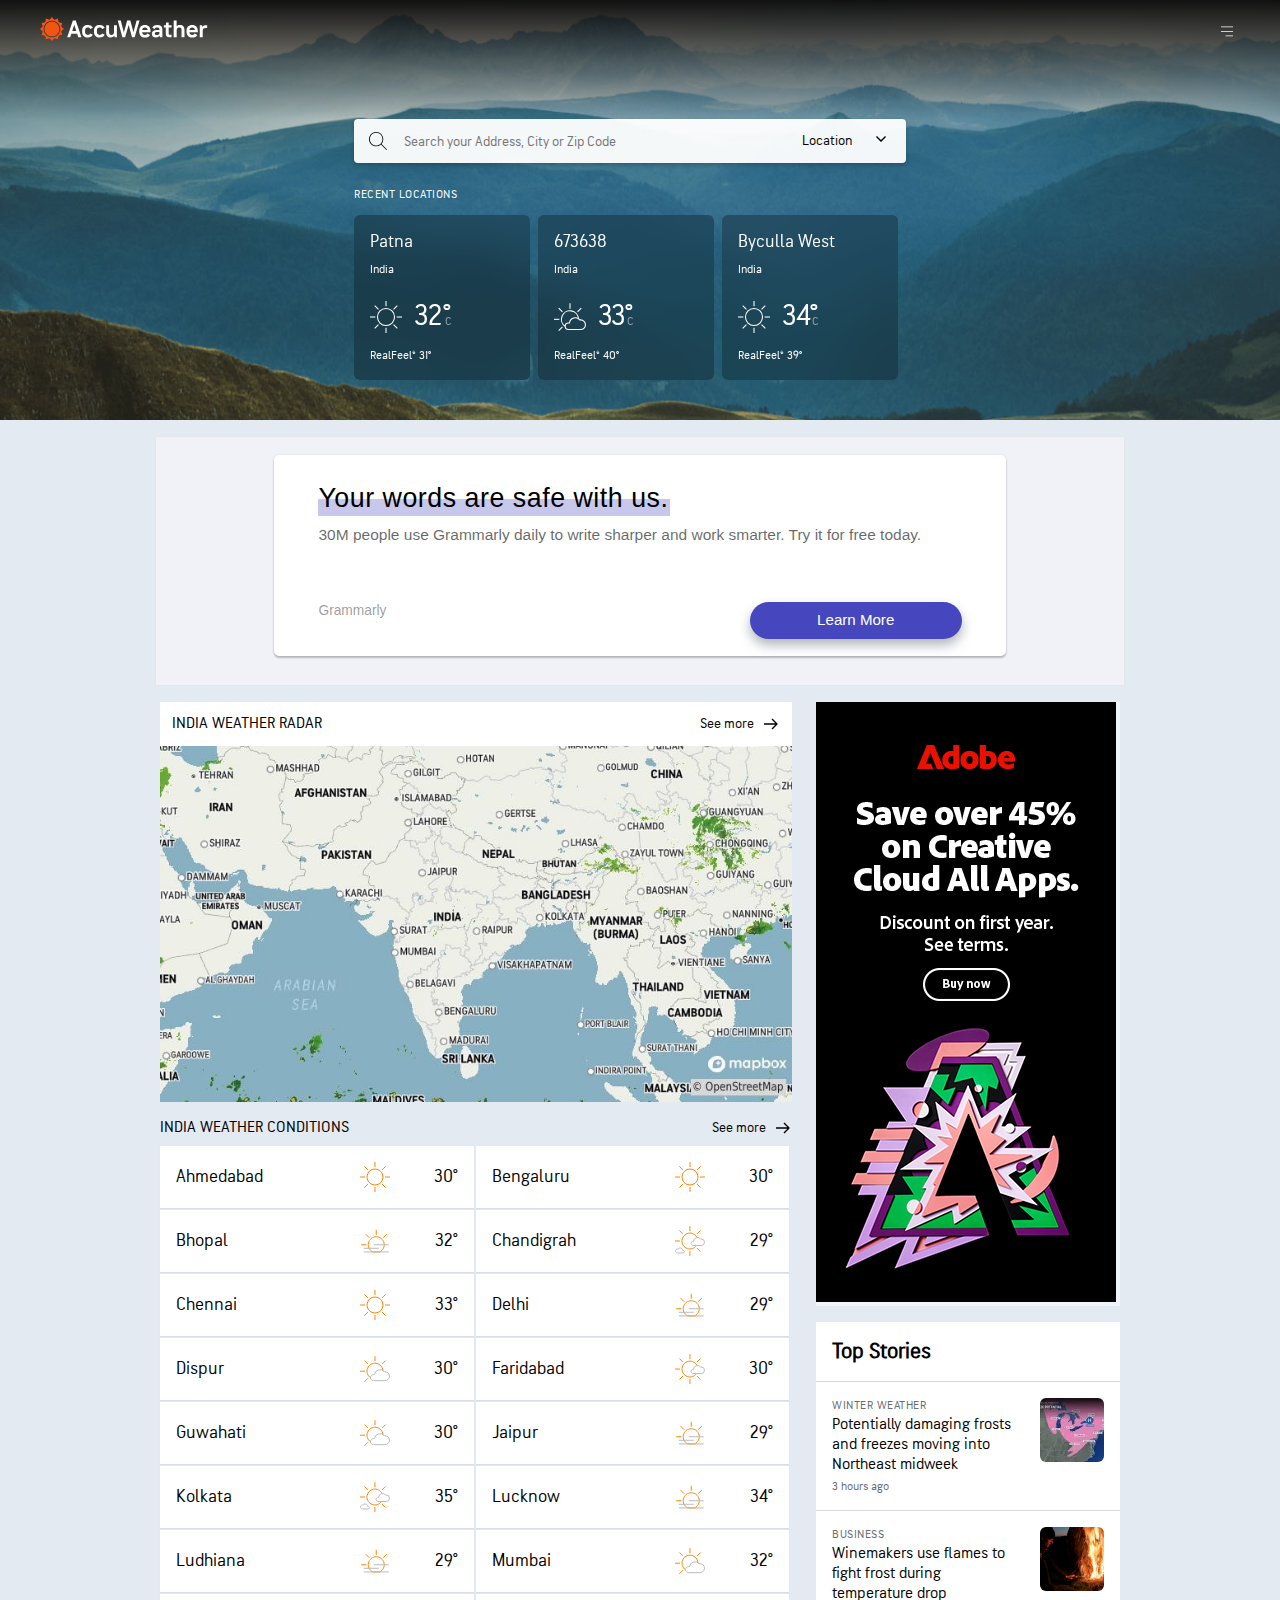
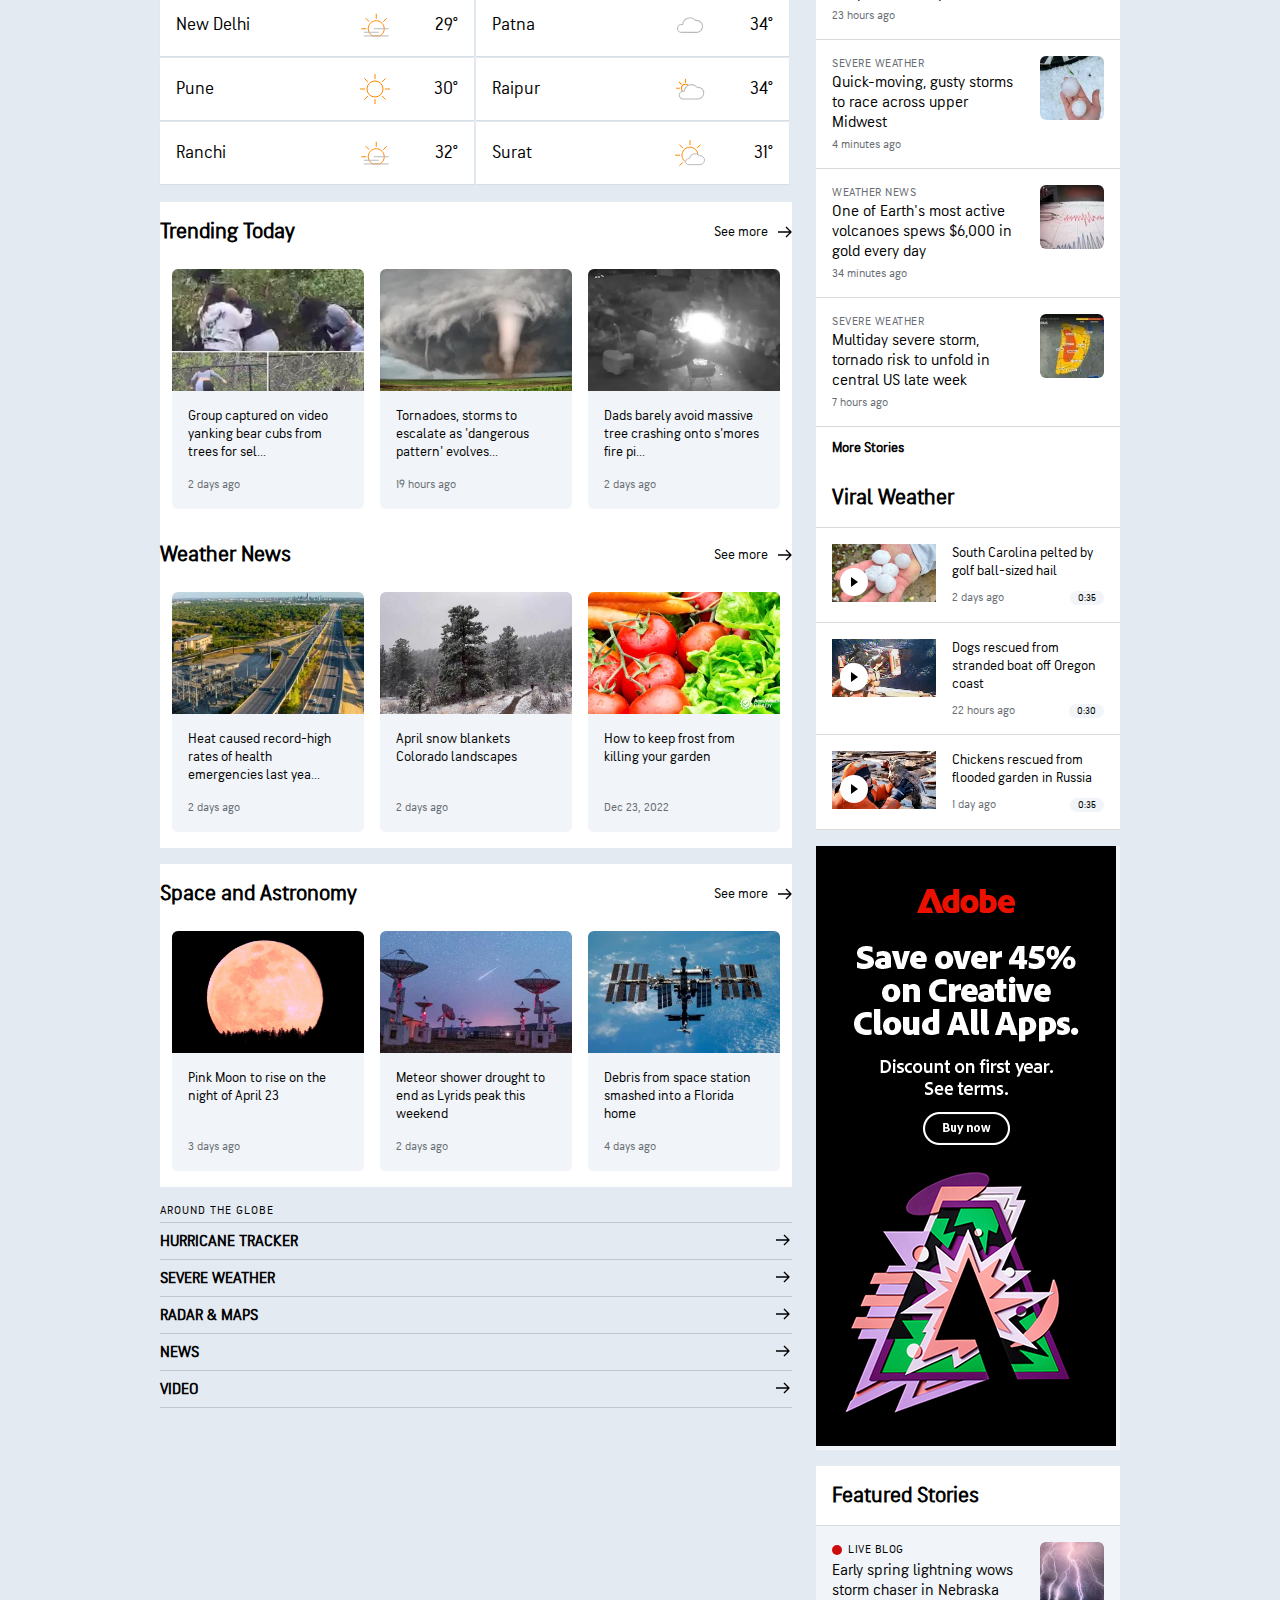
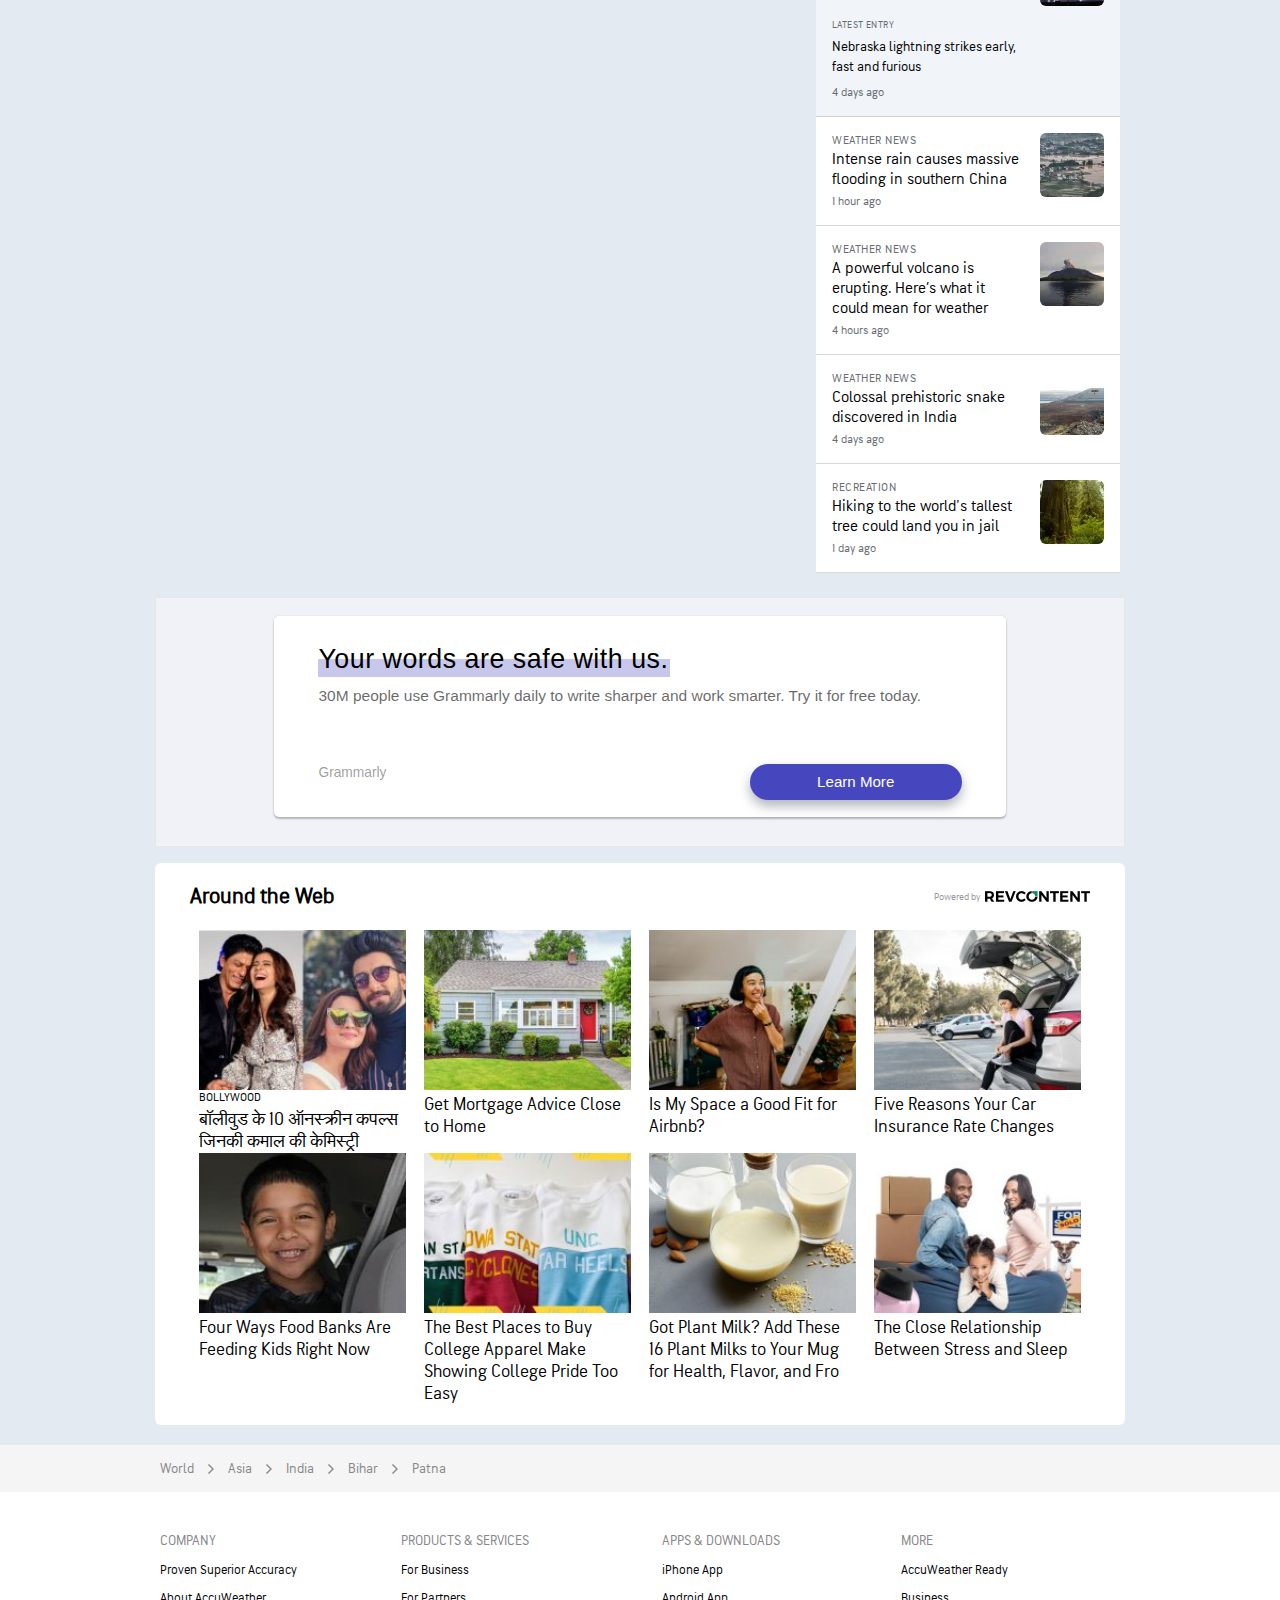
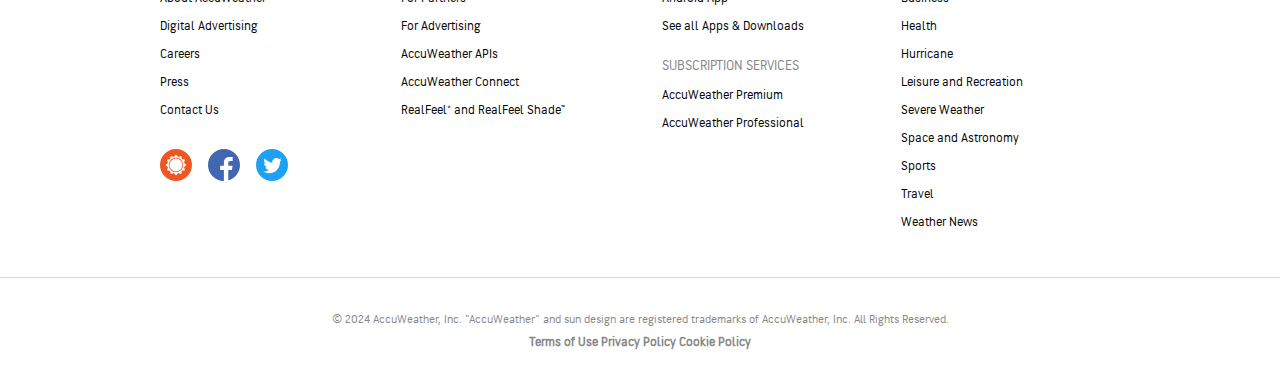
<file: index.html>
<!DOCTYPE html>
<html lang="en" style="scroll-behavior: smooth;">
<head>
    <meta charset="UTF-8">
    <meta name="viewport" content="width=device-width, initial-scale=1.0">
    <title>AccuWeather: Local, National, & Global Daily Weather Forecast | AccuWeather</title>
    <link rel="stylesheet" href="AccuWeather.css">
    <link rel="icon" type="image/x-icon" href="images/k8bof10r6hqlvneunzp.svg">
    <script src="script.js"></script>
    <!--
        <link rel="stylesheet" href="https://cdn.jsdelivr.net/npm/bootstrap@4.4.1/dist/css/bootstrap.min.css" integrity="sha384-Vkoo8x4CGsO3+Hhxv8T/Q5PaXtkKtu6ug5TOeNV6gBiFeWPGFN9MuhOf23Q9Ifjh" crossorigin="anonymous">
    -->
</head>
<body class="body">
    <div class="main">
        <div class="header">
            <div class="topbarouter" id="topbarouter">
                <div class="topbar">
                    <div class="accu-logo">
                        <a href="#top">
                            <svg data-eager xmlns="http://www.w3.org/2000/svg" width="168" height="24" viewBox="0 0 189 27">
                                <g fill="none">
                                    <path fill="#FFF" d="M183.058 22.739v-6.864c0-1.4.293-2.342.879-2.83.585-.488 1.561-.716 2.863-.716h1.269v-3.09h-1.074c-.976 0-1.822.13-2.505.422a4.054 4.054 0 0 0-1.66 1.237l-.65-1.66h-2.44v13.5h3.318zM171.28 11.743c.944 0 1.66.26 2.148.814.488.553.748 1.268.813 2.147h-6.117c.065-.911.326-1.627.814-2.147.488-.553 1.204-.814 2.147-.814h.195zm2.766 6.93c-.228.487-.553.878-.976 1.138-.423.293-.944.423-1.627.423h-.228c-1.008 0-1.757-.293-2.277-.846-.52-.553-.814-1.301-.879-2.18h9.469v-1.366c0-2.114-.553-3.806-1.66-5.042-1.106-1.269-2.635-1.887-4.555-1.887h-.228c-1.92 0-3.449.618-4.588 1.887-1.138 1.236-1.692 2.863-1.692 4.847v.878c0 .976.163 1.855.456 2.668a5.877 5.877 0 0 0 1.269 2.082 5.83 5.83 0 0 0 2.017 1.366c.814.325 1.692.488 2.7.488h.229c1.269 0 2.342-.26 3.253-.748s1.66-1.236 2.213-2.245l-2.896-1.464zm-20.271 4.066v-7.873c.033-.91.26-1.659.716-2.244.455-.586 1.139-.879 1.985-.879h.325c.748 0 1.334.228 1.757.716.456.455.65 1.236.65 2.31v8.002h3.32v-8.588c0-1.594-.423-2.863-1.302-3.838-.878-.976-2.017-1.464-3.481-1.464h-.39c-.717 0-1.4.13-2.018.423a5.332 5.332 0 0 0-1.627 1.17V3.84h-3.319v18.9h3.384zm-8.688-2.96c-.227-.196-.325-.554-.325-1.074v-6.799h3.254V9.239h-3.254v-2.96h-2.83l-.359 2.96h-2.212v2.667h2.115v6.831c0 1.236.293 2.212.878 2.928.586.716 1.595 1.074 2.994 1.074h2.635V20.07h-1.92c-.455 0-.78-.098-.976-.293zm-13.828.52c-.683 0-1.204-.13-1.562-.39-.358-.26-.553-.651-.553-1.14v-.097c0-.488.195-.91.618-1.236.39-.325 1.106-.488 2.148-.488h2.472v.488c0 .976-.26 1.692-.78 2.147-.521.456-1.237.716-2.083.716h-.26zm-.65 2.797c.878 0 1.626-.162 2.31-.488.683-.325 1.236-.813 1.691-1.496l.553 1.66h2.506v-8.85c0-1.658-.488-2.927-1.464-3.773-.977-.845-2.343-1.268-4.068-1.268h-.325c-1.562 0-2.798.325-3.71.943-.91.65-1.496 1.431-1.756 2.342l2.928 1.204c.163-.456.456-.813.846-1.139.39-.292.944-.455 1.627-.455h.325c.781 0 1.367.195 1.725.553.39.39.553.91.553 1.594v.683h-2.408c-1.985 0-3.481.39-4.523 1.171-1.04.78-1.561 1.822-1.561 3.09v.196c0 1.268.39 2.244 1.17 2.992.782.716 1.888 1.106 3.32 1.106h.26v-.065zm-12.495-11.353c.943 0 1.659.26 2.147.814.488.553.748 1.268.813 2.147h-6.117c.065-.911.326-1.627.814-2.147.488-.553 1.204-.814 2.147-.814h.196zm2.765 6.93c-.228.487-.553.878-.976 1.138-.423.293-.943.423-1.627.423h-.228c-1.008 0-1.757-.293-2.277-.846-.52-.553-.814-1.301-.879-2.18h9.469v-1.366c0-2.114-.553-3.806-1.66-5.042-1.106-1.269-2.635-1.887-4.555-1.887h-.26c-1.92 0-3.45.618-4.588 1.887-1.139 1.236-1.692 2.863-1.692 4.847v.878c0 .976.163 1.855.455 2.668a5.877 5.877 0 0 0 1.27 2.082 5.83 5.83 0 0 0 2.017 1.366c.813.325 1.692.488 2.7.488h.228c1.27 0 2.343-.26 3.254-.748s1.66-1.236 2.213-2.245l-2.864-1.464zM95.76 22.738l3.97-13.76 3.774 13.76h3.026l5.434-18.673V3.84h-3.254l-3.58 13.37-3.513-13.37h-3.58L94.36 17.436 90.878 3.84h-3.416v.227l5.206 18.673h3.091zm-21.312-13.5v8.555c0 1.594.423 2.863 1.301 3.839.879.975 2.018 1.463 3.482 1.463h.358c.813 0 1.561-.162 2.212-.488.684-.325 1.237-.813 1.692-1.43l.553 1.56h2.473v-13.5h-3.286v7.873c-.033.91-.26 1.659-.748 2.244-.489.586-1.14.879-2.018.879h-.325c-.716 0-1.302-.228-1.757-.716-.456-.455-.684-1.236-.684-2.31V9.206h-3.253v.033zm-3.645.553c-.91-.586-2.082-.879-3.546-.879h-.228c-1.92 0-3.449.553-4.588 1.692-1.139 1.138-1.692 2.635-1.692 4.522v1.724c0 1.886.553 3.415 1.692 4.521 1.139 1.139 2.636 1.692 4.588 1.692h.228c1.334 0 2.44-.26 3.319-.78.878-.521 1.561-1.27 2.082-2.31l-2.733-1.53a3.17 3.17 0 0 1-.976 1.27c-.423.325-.976.487-1.692.487h-.228c-1.041 0-1.79-.325-2.278-.943-.488-.618-.715-1.431-.715-2.44V15.16c0-1.008.227-1.822.715-2.44.488-.618 1.237-.943 2.278-.943h.228c.716 0 1.301.163 1.724.488.423.325.749.78.976 1.334l2.864-1.367c-.423-1.008-1.107-1.854-2.018-2.44zm-13.308 0c-.91-.586-2.082-.879-3.546-.879h-.228c-1.92 0-3.449.553-4.588 1.692-1.139 1.138-1.692 2.635-1.692 4.522v1.724c0 1.886.553 3.415 1.692 4.521 1.139 1.139 2.636 1.692 4.588 1.692h.228c1.334 0 2.44-.26 3.319-.78.878-.521 1.561-1.27 2.082-2.31l-2.733-1.53a3.17 3.17 0 0 1-.976 1.27c-.423.325-.976.487-1.692.487h-.228c-1.041 0-1.79-.325-2.278-.943-.488-.618-.715-1.431-.715-2.44V15.16c0-1.008.227-1.822.715-2.44.488-.618 1.237-.943 2.278-.943h.228c.716 0 1.301.163 1.724.488.423.325.749.78.976 1.334l2.864-1.367c-.456-1.008-1.106-1.854-2.018-2.44zM38.557 8.783l2.246 6.962H36.28l2.277-6.962zM36.963 3.84l-6.28 18.672v.228h3.287l1.301-3.937h6.54l1.27 3.937h3.448v-.228L40.25 3.839h-3.286z">
                                    </path>
                                    <path fill="#F05514" d="M13.438 22.771c-5.14 0-9.338-4.196-9.338-9.336 0-5.14 4.197-9.304 9.338-9.304 5.141 0 9.306 4.197 9.306 9.304 0 5.172-4.165 9.336-9.306 9.336zm13.438-9.369-3.058-2.765 1.236-3.936-4.035-.878-.878-4.034-3.937 1.269L13.406 0 10.64 3.058 6.703 1.822l-.879 4.033-4.034.879 1.269 3.936L0 13.467l3.059 2.766-1.237 3.936 4.035.878.878 4.034 3.937-1.269 2.799 3.058 2.765-3.058 3.937 1.236.879-4.034 4.035-.91-1.27-3.937 3.06-2.765z">
                                    </path>
                                    <path fill="#F05514" d="M7.549 7.58a8.328 8.328 0 0 1 11.779 0 8.323 8.323 0 0 1 0 11.775 8.328 8.328 0 0 1-11.78 0c-3.253-3.253-3.253-8.555 0-11.775">
                                    </path>
                                </g>
                            </svg>
                        </a>
                    </div>
                    <div class="pull-right">
                        <svg class="hamburger-button icon-hamburger" xmlns="http://www.w3.org/2000/svg" height="18" width="18" viewBox="0 0 24 24">
                            <defs>
                                <path id="svghamburger" d="M10 12v1H0v-1h10zm6-6v1H0V6h16zm0-6v1H0V0h16z"></path>
                            </defs>
                            <use fill="#FFF" fill-rule="evenodd" transform="matrix(-1 0 0 1 20 6)" xlink:href="#svghamburger">
                            </use>
                        </svg>
                    </div>
                </div>
            </div>
            <div class="header-mid">
                <div class="inner-block">
                    <div class="searchbar">
                        <div class="searchbar-content">
                            <svg class="searchicon" xmlns="http://www.w3.org/2000/svg" width="24" height="24" viewBox="0 0 24 24">
                                <path transform="translate(3 3)" d="M7.186 13.554c-3.462 0-6.303-2.869-6.303-6.359C.883 3.681 3.724.837 7.186.837c3.437 0 6.278 2.844 6.278 6.358 0 3.49-2.865 6.359-6.278 6.359zm5.323-1.602a7.176 7.176 0 0 0 1.815-4.757c0-3.968-3.2-7.195-7.138-7.195C3.223 0 0 3.227 0 7.195c0 3.944 3.223 7.171 7.186 7.171a7.058 7.058 0 0 0 4.75-1.84L17.427 18l.573-.55-5.49-5.498z">
                                </path>
                            </svg>
                            <form class="search-form">
                                <input name="query" class="search-input" type="text" placeholder="Search your Address, City or Zip Code" size="20px">
                            </form>
                            <div class="search-option">
                                <div class="search-option-block">
                                    <div class="location">
                                        <span>Location</span>
                                        <svg class="icon-arrow" xmlns="http://www.w3.org/2000/svg" width="10" height="6" viewBox="0 0 10 6">
                                            <path d="M10 .969L9.037 0 5 4.063.963 0 0 .969 5 6z"></path>
                                        </svg>
                                    </div>
                                </div>
                            </div>
                        </div>
                    </div>
                    <div class="recent-location">
                        <div class="rec-loc-header">
                            Recent Locations
                        </div>
                        <div class="rec-loc-block">
                            <div class="rec-loc-widgets">
                                <a class="widget" href="">
                                    <div class="placeflex">
                                        <div class="place">Patna</div>
                                    </div>
                                    <div class="country">India</div>
                                    <div class="temp">
                                        <div class="temp-icon">
                                            <img src="images/1.svg" alt="" width="32" height="32">
                                        </div>
                                        <span class="temperature">32° 
                                            <span class="temp-unit"> C </span>
                                        </span>
                                    </div>
                                    <div class="real-feel-temp">
                                        <span class="real-feel">RealFeel®</span>
                                        <span class="real-temperature">31°</span>
                                    </div>
                                </a>
                                <a class="widget" href="">
                                    <div class="placeflex">
                                        <div class="place">673638</div>
                                    </div>
                                    <div class="country">India</div>
                                    <div class="temp">
                                        <div class="temp-icon">
                                            <img src="images/03.svg" alt="" width="32" height="32">
                                        </div>
                                        <span class="temperature">33° 
                                            <span class="temp-unit"> C </span>
                                        </span>
                                    </div>
                                    <div class="real-feel-temp">
                                        <span class="real-feel">RealFeel®</span>
                                        <span class="teal-temperature">40°</span>
                                    </div>
                                </a>
                                <a class="widget" href="">
                                    <div class="placeflex">
                                        <div class="place">Byculla West</div>
                                    </div>
                                    <div class="country">India</div>
                                    <div class="temp">
                                        <div class="temp-icon">
                                            <img src="images/1.svg" alt="" width="32" height="32">
                                        </div>
                                        <span class="temperature">34° 
                                            <span class="temp-unit"> C </span>
                                        </span>
                                    </div>
                                    <div class="real-feel-temp">
                                        <span class="real-feel">RealFeel®</span>
                                        <span class="real-temperature">39°</span>
                                    </div>
                                </a>
                            </div>
                        </div>
                    </div>
                </div>
            </div>
        </div>
        <div class="ad-block">
            <div class="google-ad">
                <div class="google-ad-block">
                    <div class="google-ad1">
                        <div class="ad-title-block">
                            <div class="ad-title">
                                Your words are safe with us.
                            </div>
                        </div>
                        <div class="sub-title">
                            30M people use Grammarly daily to write sharper and work smarter. Try it for free today.
                        </div>
                    </div>
                    <div class="google-ad1-bot">
                        <div class="ad-footer">
                            <div class="ad-footer-left">Grammarly</div>
                            <div class="ad-footer-right">
                                Learn More
                            </div>
                        </div>
                    </div>
                </div>
            </div>
        </div>
        <div class="two-column-body">
            <div class="column1">
                <div class="column1-content">
                    <div class="column1-content1 column1-content">
                        <div class="content1-header">
                            <span class="title1">India Weather Radar</span>
                            <span class="title2">See more
                                <svg class="arrow-icon2" xmlns="http://www.w3.org/2000/svg" width="18" height="18" viewBox="0 0 18 18"><defs><path id="a" d="m8.495.505 5 5v.99l-5 5-.99-.99 3.805-3.806L0 6.7V5.3l11.31-.001-3.805-3.804.99-.99z"></path></defs><use fill="#000" fill-rule="nonzero" xlink:href="#a" transform="translate(2 3)"></use>
                                </svg>
                            </span>
                        </div>
                        <img src="images/0.jpg" class="image-map" alt="">
                    </div>
                    <div class="column1-content2 column1-content">
                        <div class="content2-header">
                            <span class="title1">India Weather Conditions</span>
                            <span class="title2">See more
                                <svg class="arrow-icon2" xmlns="http://www.w3.org/2000/svg" width="18" height="18" viewBox="0 0 18 18"><defs><path id="a" d="m8.495.505 5 5v.99l-5 5-.99-.99 3.805-3.806L0 6.7V5.3l11.31-.001-3.805-3.804.99-.99z"></path></defs><use fill="#000" fill-rule="nonzero" xlink:href="#a" transform="translate(2 3)"></use>
                                </svg>
                            </span>
                        </div>
                        <div class="nearest-lacations">
                            <a class="nearest-lacations-blocks" href="">
                                <span class="location-name">Ahmedabad</span>
                                <svg class="sun-icon" data-src="/images/weathericons/1.svg" viewBox="0 0 288 288" width="128" height="128"><g stroke="#FF8700" stroke-width="9.6" fill="none" fill-rule="evenodd"><path d="M144 0v48M144 240v48M0 144h48M211.872 76.128l33.936-33.936M245.808 245.808l-33.936-33.936M76.128 76.128 42.192 42.192"></path><circle cx="144" cy="144" r="76.8"></circle><path d="m76.128 211.872-33.936 33.936M240 144h48"></path></g></svg>
                                <span class="temp-text">30°</span>
                            </a>
                            <a class="nearest-lacations-blocks" href="">
                                <span class="location-name">Bengaluru</span>
                                <svg class="sun-icon" data-src="/images/weathericons/1.svg" viewBox="0 0 288 288" width="128" height="128"><g stroke="#FF8700" stroke-width="9.6" fill="none" fill-rule="evenodd"><path d="M144 0v48M144 240v48M0 144h48M211.872 76.128l33.936-33.936M245.808 245.808l-33.936-33.936M76.128 76.128 42.192 42.192"></path><circle cx="144" cy="144" r="76.8"></circle><path d="m76.128 211.872-33.936 33.936M240 144h48"></path></g></svg>
                                <span class="temp-text">30°</span>
                            </a>
                            <a class="nearest-lacations-blocks" href="">
                                <span class="location-name">Bhopal</span>
                                <svg class="sun-icon" data-src="/images/weathericons/5.svg" viewBox="0 0 288 288" width="128" height="128"><g stroke-width="9.6" fill="none" fill-rule="evenodd"><path d="M156 36v48M12 180h48M223.872 112.128l33.936-33.936M88.128 112.128 54.192 78.192M122.4 248.928h67.2c32.168-15.65 49.27-51.44 41.24-86.3-8.03-34.86-39.066-59.56-74.84-59.56s-66.81 24.7-74.84 59.56c-8.03 34.86 9.072 70.65 41.24 86.3Z" stroke="#FF8700"></path><path d="M275.856 248.928H36M132 180h144M36 213.6h143.952" stroke="#BABABA"></path></g></svg>
                                <span class="temp-text">32°</span>
                            </a>
                            <a class="nearest-lacations-blocks" href="">
                                <span class="location-name">Chandigrah</span>
                                <svg class="sun-icon" data-src="/images/weathericons/4.svg" viewBox="0 0 288 288" width="128" height="128"><g stroke-width="9.533" fill="none" fill-rule="evenodd"><path d="M142.99 1v47.663M142.99 239.316v47.663M0 143.99h47.663M210.385 76.594l33.698-33.698M244.083 245.083l-33.698-33.698M75.594 76.594 41.896 42.896M211.624 110.959c-14.997-31.103-49.022-48.248-82.944-41.794-33.922 6.453-59.275 34.894-61.804 69.331-2.53 34.437 18.396 66.277 51.011 77.617 32.615 11.34 68.78-.649 88.16-29.227" stroke="#FF8700"></path><path d="M250.184 124.924h-4.147a38.13 38.13 0 0 0-67.777 22.879h-6.1c-10.431.515-18.624 9.122-18.624 19.565 0 10.444 8.193 19.051 18.623 19.566h78.025a31.029 31.029 0 1 0 0-61.962v-.048ZM78.644 234.55h-4.432c0-13.162-10.67-23.832-23.832-23.832a23.45 23.45 0 0 0-18.732 9.533h-7.816c-10.53 0-19.066 8.535-19.066 19.065 0 10.53 8.536 19.065 19.066 19.065h54.812c6.581 0 11.916-5.335 11.916-11.916 0-6.58-5.335-11.916-11.916-11.916Z" stroke="#BABABA"></path></g></svg>
                                <span class="temp-text">29°</span>
                            </a>
                            <a class="nearest-lacations-blocks" href="">
                                <span class="location-name">Chennai</span>
                                <svg class="sun-icon" data-src="/images/weathericons/1.svg" viewBox="0 0 288 288" width="128" height="128"><g stroke="#FF8700" stroke-width="9.6" fill="none" fill-rule="evenodd"><path d="M144 0v48M144 240v48M0 144h48M211.872 76.128l33.936-33.936M245.808 245.808l-33.936-33.936M76.128 76.128 42.192 42.192"></path><circle cx="144" cy="144" r="76.8"></circle><path d="m76.128 211.872-33.936 33.936M240 144h48"></path></g></svg>
                                <span class="temp-text">33°</span>
                            </a>
                            <a class="nearest-lacations-blocks" href="">
                                <span class="location-name">Delhi</span>
                                <svg class="sun-icon" data-src="/images/weathericons/5.svg" viewBox="0 0 288 288" width="128" height="128"><g stroke-width="9.6" fill="none" fill-rule="evenodd"><path d="M156 36v48M12 180h48M223.872 112.128l33.936-33.936M88.128 112.128 54.192 78.192M122.4 248.928h67.2c32.168-15.65 49.27-51.44 41.24-86.3-8.03-34.86-39.066-59.56-74.84-59.56s-66.81 24.7-74.84 59.56c-8.03 34.86 9.072 70.65 41.24 86.3Z" stroke="#FF8700"></path><path d="M275.856 248.928H36M132 180h144M36 213.6h143.952" stroke="#BABABA"></path></g></svg>
                                <span class="temp-text">29°</span>
                            </a>
                            <a class="nearest-lacations-blocks" href="">
                                <span class="location-name">Dispur</span>
                                <svg class="sun-icon" data-src="/images/weathericons/3.svg" viewBox="0 0 288 288" width="128" height="128"><g stroke-width="9.593" fill="none" fill-rule="evenodd"><path d="M143.898 21v47.966M0 164.898h47.966M211.722 97.074l33.912-33.912M76.074 97.074 42.162 63.162M42.162 266.634l33.912-33.912M220.356 159.142c-2.666-35.73-29.7-64.861-65.133-70.183-35.433-5.322-69.833 14.581-82.878 47.952-13.045 33.37-1.264 71.327 28.384 91.446" stroke="#FF8700"></path><path d="M239.83 169.695h-7.53a52.763 52.763 0 0 0-92.958 28.78h-9.834c-15.894 0-28.78 12.885-28.78 28.78 0 15.894 12.886 28.779 28.78 28.779h110.323c23.841 0 43.169-19.328 43.169-43.17 0-23.841-19.328-43.17-43.17-43.17Z" stroke="#BABABA"></path></g></svg>
                                <span class="temp-text">30°</span>
                            </a>
                            <a class="nearest-lacations-blocks" href="">
                                <span class="location-name">Faridabad</span>
                                <svg class="sun-icon" data-src="/images/weathericons/2.svg" viewBox="0 0 288 288" width="128" height="128"><g stroke-width="9.499" fill="none" fill-rule="evenodd"><path d="M143.484 2v47.495M143.484 239.474v47.494M1 144.484h47.495M210.642 77.327l33.579-33.58M244.22 245.22l-33.578-33.578M76.327 77.327l-33.58-33.58M76.327 211.642l-33.58 33.579M211.877 111.57c-14.945-30.993-48.85-48.077-82.652-41.646-33.802 6.43-59.065 34.77-61.585 69.086-2.52 34.316 18.331 66.043 50.83 77.343 32.5 11.3 68.537-.647 87.85-29.124" stroke="#FF8700"></path><path d="M250.3 125.486h-4.132a37.996 37.996 0 0 0-67.538 22.798h-6.079c-10.394.513-18.558 9.09-18.558 19.496 0 10.407 8.164 18.984 18.558 19.497H250.3a30.92 30.92 0 1 0 0-61.743v-.048Z" stroke="#BABABA"></path></g></svg>
                                <span class="temp-text">30°</span>
                            </a>
                            <a class="nearest-lacations-blocks" href="">
                                <span class="location-name">Guwahati</span>
                                <svg class="sun-icon" data-src="/images/weathericons/3.svg" viewBox="0 0 288 288" width="128" height="128"><g stroke-width="9.593" fill="none" fill-rule="evenodd"><path d="M143.898 21v47.966M0 164.898h47.966M211.722 97.074l33.912-33.912M76.074 97.074 42.162 63.162M42.162 266.634l33.912-33.912M220.356 159.142c-2.666-35.73-29.7-64.861-65.133-70.183-35.433-5.322-69.833 14.581-82.878 47.952-13.045 33.37-1.264 71.327 28.384 91.446" stroke="#FF8700"></path><path d="M239.83 169.695h-7.53a52.763 52.763 0 0 0-92.958 28.78h-9.834c-15.894 0-28.78 12.885-28.78 28.78 0 15.894 12.886 28.779 28.78 28.779h110.323c23.841 0 43.169-19.328 43.169-43.17 0-23.841-19.328-43.17-43.17-43.17Z" stroke="#BABABA"></path></g></svg>
                                <span class="temp-text">30°</span>
                            </a>
                            <a class="nearest-lacations-blocks" href="">
                                <span class="location-name">Jaipur</span>
                                <svg class="sun-icon" data-src="/images/weathericons/5.svg" viewBox="0 0 288 288" width="128" height="128"><g stroke-width="9.6" fill="none" fill-rule="evenodd"><path d="M156 36v48M12 180h48M223.872 112.128l33.936-33.936M88.128 112.128 54.192 78.192M122.4 248.928h67.2c32.168-15.65 49.27-51.44 41.24-86.3-8.03-34.86-39.066-59.56-74.84-59.56s-66.81 24.7-74.84 59.56c-8.03 34.86 9.072 70.65 41.24 86.3Z" stroke="#FF8700"></path><path d="M275.856 248.928H36M132 180h144M36 213.6h143.952" stroke="#BABABA"></path></g></svg>
                                <span class="temp-text">29°</span>
                            </a>
                            <a class="nearest-lacations-blocks" href="">
                                <span class="location-name">Kolkata</span>
                                <svg class="sun-icon" data-src="/images/weathericons/4.svg" viewBox="0 0 288 288" width="128" height="128"><g stroke-width="9.533" fill="none" fill-rule="evenodd"><path d="M142.99 1v47.663M142.99 239.316v47.663M0 143.99h47.663M210.385 76.594l33.698-33.698M244.083 245.083l-33.698-33.698M75.594 76.594 41.896 42.896M211.624 110.959c-14.997-31.103-49.022-48.248-82.944-41.794-33.922 6.453-59.275 34.894-61.804 69.331-2.53 34.437 18.396 66.277 51.011 77.617 32.615 11.34 68.78-.649 88.16-29.227" stroke="#FF8700"></path><path d="M250.184 124.924h-4.147a38.13 38.13 0 0 0-67.777 22.879h-6.1c-10.431.515-18.624 9.122-18.624 19.565 0 10.444 8.193 19.051 18.623 19.566h78.025a31.029 31.029 0 1 0 0-61.962v-.048ZM78.644 234.55h-4.432c0-13.162-10.67-23.832-23.832-23.832a23.45 23.45 0 0 0-18.732 9.533h-7.816c-10.53 0-19.066 8.535-19.066 19.065 0 10.53 8.536 19.065 19.066 19.065h54.812c6.581 0 11.916-5.335 11.916-11.916 0-6.58-5.335-11.916-11.916-11.916Z" stroke="#BABABA"></path></g></svg>
                                <span class="temp-text">35°</span>
                            </a>
                            <a class="nearest-lacations-blocks" href="">
                                <span class="location-name">Lucknow</span>
                                <svg class="sun-icon" data-src="/images/weathericons/5.svg" viewBox="0 0 288 288" width="128" height="128"><g stroke-width="9.6" fill="none" fill-rule="evenodd"><path d="M156 36v48M12 180h48M223.872 112.128l33.936-33.936M88.128 112.128 54.192 78.192M122.4 248.928h67.2c32.168-15.65 49.27-51.44 41.24-86.3-8.03-34.86-39.066-59.56-74.84-59.56s-66.81 24.7-74.84 59.56c-8.03 34.86 9.072 70.65 41.24 86.3Z" stroke="#FF8700"></path><path d="M275.856 248.928H36M132 180h144M36 213.6h143.952" stroke="#BABABA"></path></g></svg>
                                <span class="temp-text">34°</span>
                            </a>
                            <a class="nearest-lacations-blocks" href="">
                                <span class="location-name">Ludhiana</span>
                                <svg class="sun-icon" data-src="/images/weathericons/5.svg" viewBox="0 0 288 288" width="128" height="128"><g stroke-width="9.6" fill="none" fill-rule="evenodd"><path d="M156 36v48M12 180h48M223.872 112.128l33.936-33.936M88.128 112.128 54.192 78.192M122.4 248.928h67.2c32.168-15.65 49.27-51.44 41.24-86.3-8.03-34.86-39.066-59.56-74.84-59.56s-66.81 24.7-74.84 59.56c-8.03 34.86 9.072 70.65 41.24 86.3Z" stroke="#FF8700"></path><path d="M275.856 248.928H36M132 180h144M36 213.6h143.952" stroke="#BABABA"></path></g></svg>
                                <span class="temp-text">29°</span>
                            </a>
                            <a class="nearest-lacations-blocks" href="">
                                <span class="location-name">Mumbai</span>
                                <svg class="sun-icon" data-src="/images/weathericons/3.svg" viewBox="0 0 288 288" width="128" height="128"><g stroke-width="9.593" fill="none" fill-rule="evenodd"><path d="M143.898 21v47.966M0 164.898h47.966M211.722 97.074l33.912-33.912M76.074 97.074 42.162 63.162M42.162 266.634l33.912-33.912M220.356 159.142c-2.666-35.73-29.7-64.861-65.133-70.183-35.433-5.322-69.833 14.581-82.878 47.952-13.045 33.37-1.264 71.327 28.384 91.446" stroke="#FF8700"></path><path d="M239.83 169.695h-7.53a52.763 52.763 0 0 0-92.958 28.78h-9.834c-15.894 0-28.78 12.885-28.78 28.78 0 15.894 12.886 28.779 28.78 28.779h110.323c23.841 0 43.169-19.328 43.169-43.17 0-23.841-19.328-43.17-43.17-43.17Z" stroke="#BABABA"></path></g></svg>
                                <span class="temp-text">32°</span>
                            </a>
                            <a class="nearest-lacations-blocks" href="">
                                <span class="location-name">New Delhi</span>
                                <svg class="sun-icon" data-src="/images/weathericons/5.svg" viewBox="0 0 288 288" width="128" height="128"><g stroke-width="9.6" fill="none" fill-rule="evenodd"><path d="M156 36v48M12 180h48M223.872 112.128l33.936-33.936M88.128 112.128 54.192 78.192M122.4 248.928h67.2c32.168-15.65 49.27-51.44 41.24-86.3-8.03-34.86-39.066-59.56-74.84-59.56s-66.81 24.7-74.84 59.56c-8.03 34.86 9.072 70.65 41.24 86.3Z" stroke="#FF8700"></path><path d="M275.856 248.928H36M132 180h144M36 213.6h143.952" stroke="#BABABA"></path></g></svg>
                                <span class="temp-text">29°</span>
                            </a>
                            <a class="nearest-lacations-blocks" href="">
                                <span class="location-name">Patna</span>
                                <svg class="sun-icon" data-src="/images/weathericons/7.svg" viewBox="0 0 288 288" width="128" height="128"><path d="M264 157.15a57.5 57.5 0 0 0-57.5-57.5h-9.75c-18.372-21.63-47.985-30.027-74.977-21.26-26.99 8.767-46.018 32.963-48.173 61.26H61.55c-20.71 0-37.5 16.79-37.5 37.5s16.79 37.5 37.5 37.5h145c31.737-.028 57.45-25.763 57.45-57.5Z" stroke="#BABABA" stroke-width="10" fill="none" fill-rule="evenodd"></path></svg>
                                <span class="temp-text">34°</span>
                            </a>
                            <a class="nearest-lacations-blocks" href="">
                                <span class="location-name">Pune</span>
                                <svg class="sun-icon" data-src="/images/weathericons/1.svg" viewBox="0 0 288 288" width="128" height="128"><g stroke="#FF8700" stroke-width="9.6" fill="none" fill-rule="evenodd"><path d="M144 0v48M144 240v48M0 144h48M211.872 76.128l33.936-33.936M245.808 245.808l-33.936-33.936M76.128 76.128 42.192 42.192"></path><circle cx="144" cy="144" r="76.8"></circle><path d="m76.128 211.872-33.936 33.936M240 144h48"></path></g></svg>
                                <span class="temp-text">30°</span>
                            </a>
                            <a class="nearest-lacations-blocks" href="">
                                <span class="location-name">Raipur</span>
                                <svg class="sun-icon" data-src="/images/weathericons/6.svg" viewBox="0 0 288 288" width="128" height="128"><g stroke-width="9.778" fill="none" fill-rule="evenodd"><path d="M100 49v34.222M46.222 136.658H12M61.916 98.573l-24.2-24.2M128.209 109.427a39.111 39.111 0 1 0-53.778 56.71" stroke="#FF8700"></path><path d="M276 183.102a56.222 56.222 0 0 0-56.222-56.222h-9.534c-17.963-21.15-46.919-29.36-73.31-20.788-26.391 8.572-44.996 32.23-47.103 59.9H78.05c-20.25 0-36.667 16.415-36.667 36.666 0 20.25 16.416 36.666 36.667 36.666h141.778c31.031-.027 56.173-25.19 56.173-56.222Z" stroke="#BABABA"></path></g></svg>
                                <span class="temp-text">34°</span>
                            </a>
                            <a class="nearest-lacations-blocks" href="">
                                <span class="location-name">Ranchi</span>
                                <svg class="sun-icon" data-src="/images/weathericons/5.svg" viewBox="0 0 288 288" width="128" height="128"><g stroke-width="9.6" fill="none" fill-rule="evenodd"><path d="M156 36v48M12 180h48M223.872 112.128l33.936-33.936M88.128 112.128 54.192 78.192M122.4 248.928h67.2c32.168-15.65 49.27-51.44 41.24-86.3-8.03-34.86-39.066-59.56-74.84-59.56s-66.81 24.7-74.84 59.56c-8.03 34.86 9.072 70.65 41.24 86.3Z" stroke="#FF8700"></path><path d="M275.856 248.928H36M132 180h144M36 213.6h143.952" stroke="#BABABA"></path></g></svg>
                                <span class="temp-text">32°</span>
                            </a>
                            <a class="nearest-lacations-blocks" href="">
                                <span class="location-name">Surat</span>
                                <svg class="sun-icon" data-src="/images/weathericons/3.svg" viewBox="0 0 288 288" width="128" height="128"><g stroke-width="9.593" fill="none" fill-rule="evenodd"><path d="M143.898 21v47.966M0 164.898h47.966M211.722 97.074l33.912-33.912M76.074 97.074 42.162 63.162M42.162 266.634l33.912-33.912M220.356 159.142c-2.666-35.73-29.7-64.861-65.133-70.183-35.433-5.322-69.833 14.581-82.878 47.952-13.045 33.37-1.264 71.327 28.384 91.446" stroke="#FF8700"></path><path d="M239.83 169.695h-7.53a52.763 52.763 0 0 0-92.958 28.78h-9.834c-15.894 0-28.78 12.885-28.78 28.78 0 15.894 12.886 28.779 28.78 28.779h110.323c23.841 0 43.169-19.328 43.169-43.17 0-23.841-19.328-43.17-43.17-43.17Z" stroke="#BABABA"></path></g></svg>
                                <span class="temp-text">31°</span>
                            </a>
                        </div>
                    </div>
                    <div class="column1-content3 column1-content">
                        <div class="c1-content3">
                            <div class="content3-header">
                                <span class="content3-title1">Trending Today</span>
                                <div class="see-more">
                                    <span class="content3-title2">See more</span>
                                    <svg xmlns="http://www.w3.org/2000/svg" width="16" height="16" viewBox="0 0 16 16"><defs><path id="a" d="m8.495.505 5 5v.99l-5 5-.99-.99 3.805-3.806L0 6.7V5.3l11.31-.001-3.805-3.804.99-.99z"></path></defs><use fill="#000" fill-rule="nonzero" xlink:href="#a" transform="translate(2 3)"></use></svg>
                                </div>
                            </div>
                            <div class="content3-content">
                                <div class="content3-contentdiv">
                                    <a href="" class="content3-block1">
                                        <img src="images/news1.webp" alt="" class="news1-img">
                                        <div class="news1-text">
                                            <div class="news1-texthead">
                                                Group captured on video yanking bear cubs from trees for sel...
                                            </div>
                                        </div>
                                        <div class="news1-time">
                                            2 days ago
                                        </div>
                                    </a>
                                    <a href="" class="content3-block2">
                                        <img src="images/news2.webp" alt="" class="news1-img">
                                        <div class="news1-text">
                                            <div class="news1-texthead">
                                                Tornadoes, storms to escalate as 'dangerous pattern' evolves...
                                            </div>
                                        </div>
                                        <div class="news1-time">
                                            19 hours ago
                                        </div>
                                    </a>
                                    <a href="" class="content3-block3">
                                        <img src="images/news3.webp" alt="" class="news1-img">
                                        <div class="news1-text">
                                            <div class="news1-texthead">
                                                Dads barely avoid massive tree crashing onto s'mores fire pi...
                                            </div>
                                        </div>
                                        <div class="news1-time">
                                            2 days ago
                                        </div>
                                    </a>
                                </div>
                            </div>
                        </div>
                        <div class="c1-content3">
                            <div class="content3-header">
                                <span class="content3-title1">Weather News</span>
                                <div class="see-more">
                                    <span class="content3-title2">See more</span>
                                    <svg xmlns="http://www.w3.org/2000/svg" width="16" height="16" viewBox="0 0 16 16"><defs><path id="a" d="m8.495.505 5 5v.99l-5 5-.99-.99 3.805-3.806L0 6.7V5.3l11.31-.001-3.805-3.804.99-.99z"></path></defs><use fill="#000" fill-rule="nonzero" xlink:href="#a" transform="translate(2 3)"></use></svg>
                                </div>
                            </div>
                            <div class="content3-content">
                                <div class="content3-contentdiv">
                                    <a href="" class="content3-block1">
                                        <img src="images/news4.webp" alt="" class="news1-img">
                                        <div class="news1-text">
                                            <div class="news1-texthead">
                                                Heat caused record-high rates of health emergencies last yea...
                                            </div>
                                        </div>
                                        <div class="news1-time">
                                            2 days ago
                                        </div>
                                    </a>
                                    <a href="" class="content3-block2">
                                        <img src="images/news5.webp" alt="" class="news1-img">
                                        <div class="news1-text">
                                            <div class="news1-texthead">
                                                April snow blankets Colorado landscapes
                                            </div>
                                        </div>
                                        <div class="news1-time">
                                            2 days ago
                                        </div>
                                    </a>
                                    <a href="" class="content3-block3">
                                        <img src="images/news6.webp" alt="" class="news1-img">
                                        <div class="news1-text">
                                            <div class="news1-texthead">
                                                How to keep frost from killing your garden
                                            </div>
                                        </div>
                                        <div class="news1-time">
                                            Dec 23, 2022
                                        </div>
                                    </a>
                                </div>
                            </div>
                        </div>
                    </div>
                    <div class="column1-content3 column1-content">
                        <div class="c1-content3">
                            <div class="content3-header">
                                <span class="content3-title1">Space and Astronomy</span>
                                <div class="see-more">
                                    <span class="content3-title2">See more</span>
                                    <svg xmlns="http://www.w3.org/2000/svg" width="16" height="16" viewBox="0 0 16 16"><defs><path id="a" d="m8.495.505 5 5v.99l-5 5-.99-.99 3.805-3.806L0 6.7V5.3l11.31-.001-3.805-3.804.99-.99z"></path></defs><use fill="#000" fill-rule="nonzero" xlink:href="#a" transform="translate(2 3)"></use></svg>
                                </div>
                            </div>
                            <div class="content3-content">
                                <div class="content3-contentdiv">
                                    <a href="" class="content3-block1">
                                        <img src="images/news7.webp" alt="" class="news1-img">
                                        <div class="news1-text">
                                            <div class="news1-texthead">
                                                Pink Moon to rise on the night of April 23
                                            </div>
                                        </div>
                                        <div class="news1-time">
                                            3 days ago
                                        </div>
                                    </a>
                                    <a href="" class="content3-block2">
                                        <img src="images/news8.webp" alt="" class="news1-img">
                                        <div class="news1-text">
                                            <div class="news1-texthead">
                                                Meteor shower drought to end as Lyrids peak this weekend
                                            </div>
                                        </div>
                                        <div class="news1-time">
                                            2 days ago
                                        </div>
                                    </a>
                                    <a href="" class="content3-block3">
                                        <img src="images/news9.webp" alt="" class="news1-img">
                                        <div class="news1-text">
                                            <div class="news1-texthead">
                                                Debris from space station smashed into a Florida home
                                            </div>
                                        </div>
                                        <div class="news1-time">
                                            4 days ago
                                        </div>
                                    </a>
                                </div>
                            </div>
                        </div>
                    </div>
                </div>
                <div class="more-links">
                    <h2 class="more-links-title">
                        Around the Globe
                    </h2>
                    <a href="" class="more-links-block1">
                        <h3 class="block1-text">Hurricane Tracker</h3>
                        <svg class="block1-arrow" height="18" width="18" viewBox="0 0 18 18"><defs><path d="m8.495.505 5 5v.99l-5 5-.99-.99 3.805-3.806L0 6.7V5.3l11.31-.001-3.805-3.804.99-.99z"></path></defs><use fill="#000" fill-rule="nonzero" xlink:href="#a" transform="translate(2 3)"></use></svg>
                    </a>
                    <a href="" class="more-links-block1">
                        <h3 class="block1-text">Severe Weather</h3>
                        <svg class="block1-arrow" height="18" width="18" viewBox="0 0 18 18"><defs><path d="m8.495.505 5 5v.99l-5 5-.99-.99 3.805-3.806L0 6.7V5.3l11.31-.001-3.805-3.804.99-.99z"></path></defs><use fill="#000" fill-rule="nonzero" xlink:href="#a" transform="translate(2 3)"></use></svg>
                    </a>
                    <a href="" class="more-links-block1">
                        <h3 class="block1-text">Radar & Maps</h3>
                        <svg class="block1-arrow" height="18" width="18" viewBox="0 0 18 18"><defs><path d="m8.495.505 5 5v.99l-5 5-.99-.99 3.805-3.806L0 6.7V5.3l11.31-.001-3.805-3.804.99-.99z"></path></defs><use fill="#000" fill-rule="nonzero" xlink:href="#a" transform="translate(2 3)"></use></svg>
                    </a>
                    <a href="" class="more-links-block1">
                        <h3 class="block1-text">News</h3>
                        <svg class="block1-arrow" height="18" width="18" viewBox="0 0 18 18"><defs><path d="m8.495.505 5 5v.99l-5 5-.99-.99 3.805-3.806L0 6.7V5.3l11.31-.001-3.805-3.804.99-.99z"></path></defs><use fill="#000" fill-rule="nonzero" xlink:href="#a" transform="translate(2 3)"></use></svg>
                    </a>
                    <a href="" class="more-links-block1">
                        <h3 class="block1-text">Video</h3>
                        <svg class="block1-arrow" height="18" width="18" viewBox="0 0 18 18"><defs><path d="m8.495.505 5 5v.99l-5 5-.99-.99 3.805-3.806L0 6.7V5.3l11.31-.001-3.805-3.804.99-.99z"></path></defs><use fill="#000" fill-rule="nonzero" xlink:href="#a" transform="translate(2 3)"></use></svg>
                    </a>
                </div>
            </div>
            <div class="column2">
                <div>
                    <div class="column2-block1">
                        <a href="">
                            <img src="images/ad1.jpg" alt="">
                        </a>
                    </div>
                    <div class="column2-block2">
                        <div class="column2-blocks">
                            <p class="top-stories-title">Top Stories</p>
                            <a href="" class="top-stories-block">
                                <div class="top-stories-text">
                                    <p class="top-stories-text1">Winter Weather</p>
                                    <p class="top-stories-text2">Potentially damaging frosts and freezes moving into Northeast midweek</p>
                                    <p class="top-stories-time">3 hours ago</p>
                                </div>
                                <img src="images/story1.webp" alt="" class="top-stories-img">
                            </a>
                            <a href="" class="top-stories-block">
                                <div class="top-stories-text">
                                    <p class="top-stories-text1">Business</p>
                                    <p class="top-stories-text2">Winemakers use flames to fight frost during temperature drop</p>
                                    <p class="top-stories-time">23 hours ago</p>
                                </div>
                                <img src="images/story2.webp" alt="" class="top-stories-img">
                            </a>
                            <a href="" class="top-stories-block">
                                <div class="top-stories-text">
                                    <p class="top-stories-text1">Severe Weather</p>
                                    <p class="top-stories-text2">Quick-moving, gusty storms to race across upper Midwest</p>
                                    <p class="top-stories-time">4 minutes ago</p>
                                </div>
                                <img src="images/story3.webp" alt="" class="top-stories-img">
                            </a>
                            <a href="" class="top-stories-block">
                                <div class="top-stories-text">
                                    <p class="top-stories-text1">Weather News</p>
                                    <p class="top-stories-text2">One of Earth's most active volcanoes spews $6,000 in gold every day</p>
                                    <p class="top-stories-time">34 minutes ago</p>
                                </div>
                                <img src="images/story4.webp" alt="" class="top-stories-img">
                            </a>
                            <a href="" class="top-stories-block">
                                <div class="top-stories-text">
                                    <p class="top-stories-text1">Severe Weather</p>
                                    <p class="top-stories-text2">Multiday severe storm, tornado risk to unfold in central US late week</p>
                                    <p class="top-stories-time">7 hours ago</p>
                                </div>
                                <img src="images/story5.webp" alt="" class="top-stories-img">
                            </a>
                            <a href="" class="MoreStories">More Stories</a>
                        </div>
                        <div class="column2-blocks">
                            <p class="top-stories-title">Viral Weather</p>
                            <a href="" class="viral-weather-block">
                                <div class="viral-weather-left">
                                    <img src="images/viral1.webp" alt="" class="viral-weather-img">
                                    <div class="play-icon">
                                        <div class="play-icon-inner"></div>
                                    </div>
                                </div>
                                <div class="viral-weather-right">
                                    <p class="viral-weather-text1">South Carolina pelted by golf ball-sized hail</p>
                                    <div class="viral-weather-text-bottom">
                                        <span class="viral-weather-text2">2 days ago</span>
                                        <span class="viral-weather-text3">0:35</span>
                                    </div>
                                </div>
                            </a>
                            <a href="" class="viral-weather-block">
                                <div class="viral-weather-left">
                                    <img src="images/viral2.webp" alt="" class="viral-weather-img">
                                    <div class="play-icon">
                                        <div class="play-icon-inner"></div>
                                    </div>
                                </div>
                                <div class="viral-weather-right">
                                    <p class="viral-weather-text1">Dogs rescued from stranded boat off Oregon coast</p>
                                    <div class="viral-weather-text-bottom">
                                        <span class="viral-weather-text2">22 hours ago</span>
                                        <span class="viral-weather-text3">0:30</span>
                                    </div>
                                </div>
                            </a>
                            <a href="" class="viral-weather-block">
                                <div class="viral-weather-left">
                                    <img src="images/viral3.webp" alt="" class="viral-weather-img">
                                    <div class="play-icon">
                                        <div class="play-icon-inner"></div>
                                    </div>
                                </div>
                                <div class="viral-weather-right">
                                    <p class="viral-weather-text1">Chickens rescued from flooded garden in Russia</p>
                                    <div class="viral-weather-text-bottom">
                                        <span class="viral-weather-text2">1 day ago</span>
                                        <span class="viral-weather-text3">0:35</span>
                                    </div>
                                </div>
                            </a>
                        </div>
                    </div>
                    <div class="column2-block1">
                        <a href="">
                            <img src="images/ad1.jpg" alt="">
                        </a>
                    </div>
                    <div class="column2-blocks">
                        <p class="top-stories-title">Featured Stories</p>
                        <a href="" class="column2-block4-content1">
                            <div class="column2-block4-content1-left">
                                <div class="live-blog">
                                    <span class="dot"></span>
                                    <span>Live Blog</span>
                                </div>
                                <p class="column2-block4-content1-text1">Early spring lightning wows storm chaser in Nebraska</p>
                                <div class="column2-block4-content1-bottom-text">
                                    <p class="column2-block4-content1-text2">LATEST ENTRY</p>
                                    <p class="column2-block4-content1-text3">Nebraska lightning strikes early, fast and furious</p>
                                </div>
                                <p class="column2-block4-content1-text4">4 days ago</p>
                            </div>
                            <img src="images/feat1.webp" alt="" class="top-stories-img">
                        </a>
                        <a href="" class="top-stories-block">
                            <div class="top-stories-text">
                                <p class="top-stories-text1">Weather News</p>
                                <p class="top-stories-text2">Intense rain causes massive flooding in southern China</p>
                                <p class="top-stories-time">1 hour ago</p>
                            </div>
                            <img src="images/feat2.webp" alt="" class="top-stories-img">
                        </a>
                        <a href="" class="top-stories-block">
                            <div class="top-stories-text">
                                <p class="top-stories-text1">Weather News</p>
                                <p class="top-stories-text2">A powerful volcano is erupting. Here’s what it could mean for weather</p>
                                <p class="top-stories-time">4 hours ago</p>
                            </div>
                            <img src="images/feat3.webp" alt="" class="top-stories-img">
                        </a>
                        <a href="" class="top-stories-block">
                            <div class="top-stories-text">
                                <p class="top-stories-text1">Weather News</p>
                                <p class="top-stories-text2">Colossal prehistoric snake discovered in India</p>
                                <p class="top-stories-time">4 days ago</p>
                            </div>
                            <img src="images/feat4.webp" alt="" class="top-stories-img">
                        </a>
                        <a href="" class="top-stories-block">
                            <div class="top-stories-text">
                                <p class="top-stories-text1">Recreation</p>
                                <p class="top-stories-text2">Hiking to the world's tallest tree could land you in jail</p>
                                <p class="top-stories-time">1 day ago</p>
                            </div>
                            <img src="images/feat5.webp" alt="" class="top-stories-img">
                        </a>
                    </div>
                </div>
            </div>
        </div>
        <div class="ad-block">
            <div class="google-ad">
                <div class="google-ad-block">
                    <div class="google-ad1">
                        <div class="ad-title-block">
                            <div class="ad-title">
                                Your words are safe with us.
                            </div>
                        </div>
                        <div class="sub-title">
                            30M people use Grammarly daily to write sharper and work smarter. Try it for free today.
                        </div>
                    </div>
                    <div class="google-ad1-bot">
                        <div class="ad-footer">
                            <div class="ad-footer-left">Grammarly</div>
                            <div class="ad-footer-right">
                                Learn More
                            </div>
                        </div>
                    </div>
                </div>
            </div>
        </div>
        <div class="around-the-web">
            <div class="sub-around-the-web">
                <div class="around-the-web-title">
                    <h3 class="title-text">Around the Web</h3>
                    <div class="title-image">
                        <img src="images/download.png" alt="" class="title-img">
                    </div>
                </div>
                <div class="around-the-web-content">
                    <div class="around-the-web-content-split">
                        <div class="around-the-web-content-block">
                            <a href="" class="around-the-web-content-sublock">
                                 <div class="around-the-web-content-image">
                                    <img src="images/around1.jpg" alt="" class="around-the-web-content-img">
                                 </div>
                                 <div class="around-the-web-content-text">
                                    <h4 class="around-the-web-content-text1">
                                        बॉलीवुड के 10 ऑनस्क्रीन कपल्स जिनकी कमाल की केमिस्ट्री
                                    </h4>
                                    <div class="around-the-web-content-text2">Bollywood</div>
                                </div>
                            </a>
                        </div>
                        <div class="around-the-web-content-block">
                            <a href="" class="around-the-web-content-sublock">
                                <div class="around-the-web-content-image">
                                    <img src="images/around2.jpg" alt="" class="around-the-web-content-img">
                                </div>
                                <div class="around-the-web-content-text">
                                    <h4 class="around-the-web-content-text1">
                                        Get Mortgage Advice Close to Home
                                    </h4>
                                    <div class="around-the-web-content-text2"></div>
                                </div>
                            </a>
                        </div>
                        <div class="around-the-web-content-block">
                            <a href="" class="around-the-web-content-sublock">
                                <div class="around-the-web-content-image">
                                    <img src="images/around3.jpeg" alt="" class="around-the-web-content-img">
                                </div>
                                <div class="around-the-web-content-text">
                                     <h4 class="around-the-web-content-text1">
                                        Is My Space a Good Fit for Airbnb?
                                    </h4>
                                    <div class="around-the-web-content-text2"></div>
                                </div>
                            </a>
                        </div>
                        <div class="around-the-web-content-block">
                            <a href="" class="around-the-web-content-sublock">
                                <div class="around-the-web-content-image">
                                    <img src="images/around4.jpg" alt="" class="around-the-web-content-img">
                                </div>
                                <div class="around-the-web-content-text">
                                     <h4 class="around-the-web-content-text1">
                                        Five Reasons Your Car Insurance Rate Changes
                                    </h4>
                                    <div class="around-the-web-content-text2"></div>
                                </div>
                            </a>
                        </div>
                        <div class="around-the-web-content-block">
                            <a href="" class="around-the-web-content-sublock">
                                <div class="around-the-web-content-image">
                                    <img src="images/around5.jpg" alt="" class="around-the-web-content-img">
                                </div>
                                <div class="around-the-web-content-text">
                                     <h4 class="around-the-web-content-text1">
                                        Four Ways Food Banks Are Feeding Kids Right Now
                                    </h4>
                                    <div class="around-the-web-content-text2"></div>
                                </div>
                            </a>
                        </div>
                        <div class="around-the-web-content-block">
                            <a href="" class="around-the-web-content-sublock">
                                <div class="around-the-web-content-image">
                                    <img src="images/around6.jpg" alt="" class="around-the-web-content-img">
                                </div>
                                <div class="around-the-web-content-text">
                                     <h4 class="around-the-web-content-text1">
                                        The Best Places to Buy College Apparel Make Showing College Pride Too Easy
                                    </h4>
                                    <div class="around-the-web-content-text2"></div>
                                </div>
                            </a>
                        </div>
                        <div class="around-the-web-content-block">
                            <a href="" class="around-the-web-content-sublock">
                                <div class="around-the-web-content-image">
                                    <img src="images/around7.jpeg" alt="" class="around-the-web-content-img">
                                </div>
                                <div class="around-the-web-content-text">
                                     <h4 class="around-the-web-content-text1">
                                        Got Plant Milk? Add These 16 Plant Milks to Your Mug for Health, Flavor, and Fro
                                    </h4>
                                    <div class="around-the-web-content-text2"></div>
                                </div>
                            </a>
                        </div>
                        <div class="around-the-web-content-block">
                            <a href="" class="around-the-web-content-sublock">
                                <div class="around-the-web-content-image">
                                    <img src="images/around8.jpg" alt="" class="around-the-web-content-img">
                                </div>
                                <div class="around-the-web-content-text">
                                     <h4 class="around-the-web-content-text1">
                                        The Close Relationship Between Stress and Sleep
                                    </h4>
                                    <div class="around-the-web-content-text2"></div>
                                </div>
                            </a>
                        </div>
                    </div>
                </div>
            </div>
        </div>
        <div class="world">
            <div class="world-content">
                <a href="" class="world-link">World</a>
                <svg class="world-arrow" width="10" height="6" viewBox="0 0 10 6"><path d="M10 .969L9.037 0 5 4.063.963 0 0 .969 5 6z"></path></svg>
                <a href="" class="world-link">Asia</a>
                <svg class="world-arrow" width="10" height="6" viewBox="0 0 10 6"><path d="M10 .969L9.037 0 5 4.063.963 0 0 .969 5 6z"></path></svg>
                <a href="" class="world-link">India</a>
                <svg class="world-arrow" width="10" height="6" viewBox="0 0 10 6"><path d="M10 .969L9.037 0 5 4.063.963 0 0 .969 5 6z"></path></svg>
                <a href="" class="world-link">Bihar</a>
                <svg class="world-arrow" width="10" height="6" viewBox="0 0 10 6"><path d="M10 .969L9.037 0 5 4.063.963 0 0 .969 5 6z"></path></svg>
                <a href="" class="world-link">Patna</a>
            </div>
        </div>
        <div class="footer">
            <div class="footer1">
                <div class="footer1-table">
                    <div class="footer1-cat1">
                        <div class="footer1-cat1-text">
                            <div class="footer1-cat1-head">Company</div>
                            <div class="footer1-cat1-body">
                                <a href="" class="footer1-cat1-body1">Proven Superior Accuracy</a>
                                <a href="" class="footer1-cat1-body1">About AccuWeather</a>
                                <a href="" class="footer1-cat1-body1">Digital Advertising</a>
                                <a href="" class="footer1-cat1-body1">Careers</a>
                                <a href="" class="footer1-cat1-body1">Press</a>
                                <a href="" class="footer1-cat1-body1">Contact Us</a>
                            </div>
                        </div>
                        <div class="footer1-cat1-icon">
                            <a href="" class="footer1-cat1-icon1">
                                <svg data-src="/images/socialicons/downloads.svg" class="social-icon" alt="Social Icon" width="32" height="32" viewBox="0 0 36 36"><g fill="none" fill-rule="evenodd"><path d="M18 0C8.053 0 0 8.053 0 18s8.053 18 18 18 18-8.053 18-18S27.947 0 18 0Z" fill="#EE5723"></path><path d="M12.88 12.947a7.243 7.243 0 0 1 10.24 0c2.813 2.826 2.827 7.413 0 10.226-2.827 2.827-7.413 2.827-10.227 0-2.826-2.813-2.826-7.4-.013-10.226ZM18 9.907c-4.467 0-8.107 3.64-8.107 8.106 0 4.467 3.64 8.107 8.107 8.107 4.467 0 8.107-3.64 8.107-8.107 0-4.48-3.64-8.106-8.107-8.106Zm10.12 2.213-3.52-.76-.773-3.507L20.4 8.947l-2.427-2.654L15.56 8.96l-3.427-1.08-.76 3.52-3.506.773L8.973 15.6 6.32 18.027l2.667 2.413-1.08 3.427 3.52.76.773 3.506 3.427-1.093 2.426 2.653 2.414-2.666 3.426 1.08.76-3.52 3.507-.787-1.107-3.427 2.654-2.426-2.667-2.414 1.08-3.413Z" fill="#FFF"></path></g></svg>
                            </a>
                            <a href="" class="footer1-cat1-icon1">
                                <svg data-src="/images/socialicons/facebook.svg" class="social-icon" alt="Social Icon" width="32" height="32" viewBox="0 0 36 36"><g fill-rule="nonzero" fill="none"><path d="M20.8 5.069c-9.946 0-11.514 4.3-11.514 14.247 0 8.092-1.997 5.082 5.346 7.352C16.315 27.188 16.145 36 18 36c1.72 0 3.383-.24 4.957-.69 2.408-.688 4.466-4.135 6.173-10.342 1.644-2.179 2.466-4.696 2.466-7.55 0-9.947-.85-12.35-10.796-12.35Z" fill="#FFF"></path><path d="M18 0C8.053 0 0 8.053 0 18c0 9.893 7.987 17.933 17.867 18V23.653h-4.16V18.84h4.16v-3.547c0-4.12 2.52-6.36 6.186-6.36 1.76 0 3.267.134 3.707.187v4.307h-2.547c-2 0-2.386.946-2.386 2.346v3.067H27.6l-.627 4.813h-4.146v11.694C30.427 33.227 36 26.267 36 18c0-9.947-8.053-18-18-18Z" fill="#4167B2"></path></g></svg>
                            </a>
                            <a href="" class="footer1-cat1-icon1">
                                <svg data-src="/images/socialicons/twitter.svg" class="social-icon" alt="Social Icon" width="32" height="32" viewBox="0 0 36 36"><g fill-rule="nonzero" fill="none"><path d="M18 0C8.053 0 0 8.053 0 18s8.053 18 18 18 18-8.053 18-18S27.947 0 18 0Z" fill="#1DA1F3"></path><path d="M26.904 14.316c.012.183.012.376.012.57 0 5.774-4.294 12.448-12.14 12.448a11.96 11.96 0 0 1-6.538-1.96c.33.046.672.058 1.014.058a8.424 8.424 0 0 0 5.296-1.868c-1.868-.034-3.44-1.298-3.987-3.04.262.056.524.079.798.079.387 0 .763-.057 1.127-.16-1.947-.398-3.428-2.163-3.428-4.293v-.057c.581.33 1.23.524 1.936.547a4.417 4.417 0 0 1-1.902-3.645c0-.797.205-1.549.581-2.198 2.107 2.654 5.25 4.385 8.792 4.567a4.717 4.717 0 0 1-.114-.99c0-2.415 1.914-4.374 4.26-4.374 1.23 0 2.335.535 3.109 1.378a8.26 8.26 0 0 0 2.71-1.06 4.3 4.3 0 0 1-1.879 2.415A8.4 8.4 0 0 0 29 12.05c-.535.877-1.264 1.64-2.096 2.266Z" fill="#FFF"></path></g></svg>
                            </a>
                        </div>
                    </div>
                    <div class="footer1-cat1">
                        <div class="footer1-cat1-text">
                            <div class="footer1-cat1-head">Products & Services</div>
                            <div class="footer1-cat1-body">
                                <a href="" class="footer1-cat1-body1">For Business</a>
                                <a href="" class="footer1-cat1-body1">For Partners</a>
                                <a href="" class="footer1-cat1-body1">For Advertising</a>
                                <a href="" class="footer1-cat1-body1">AccuWeather APIs</a>
                                <a href="" class="footer1-cat1-body1">AccuWeather Connect</a>
                                <a href="" class="footer1-cat1-body1">RealFeel® and RealFeel Shade™</a>
                            </div>
                        </div>
                    </div>
                    <div class="footer1-cat1">
                        <div class="footer1-cat1-text">
                            <div class="footer1-cat1-head">Apps & Downloads</div>
                            <div class="footer1-cat1-body">
                                <a href="" class="footer1-cat1-body1">iPhone App</a>
                                <a href="" class="footer1-cat1-body1">Android App</a>
                                <a href="" class="footer1-cat1-body1">See all Apps & Downloads</a>
                            </div>
                        </div>
                        <div class="footer1-cat1-text top-marg">
                            <div class="footer1-cat1-head">Subscription Services</div>
                            <div class="footer1-cat1-body">
                                <a href="" class="footer1-cat1-body1">AccuWeather Premium</a>
                                <a href="" class="footer1-cat1-body1">AccuWeather Professional</a>
                            </div>
                        </div>
                    </div>
                    <div class="footer1-cat1">
                        <div class="footer1-cat1-text">
                            <div class="footer1-cat1-head">More</div>
                            <div class="footer1-cat1-body">
                                <a href="" class="footer1-cat1-body1">AccuWeather Ready                                </a>
                                <a href="" class="footer1-cat1-body1">Business</a>
                                <a href="" class="footer1-cat1-body1">Health</a>
                                <a href="" class="footer1-cat1-body1">Hurricane</a>
                                <a href="" class="footer1-cat1-body1">Leisure and Recreation</a>
                                <a href="" class="footer1-cat1-body1">Severe Weather</a>
                                <a href="" class="footer1-cat1-body1">Space and Astronomy</a>
                                <a href="" class="footer1-cat1-body1">Sports</a>
                                <a href="" class="footer1-cat1-body1">Travel</a>
                                <a href="" class="footer1-cat1-body1">Weather News</a>
                            </div>
                            </div>
                        </div>
                    </div>
                </div>
            </div>
            <div class="footer2">
                <div class="footer2-content1">
                    <span>
                        © 2024 AccuWeather, Inc. "AccuWeather" and sun design are registered trademarks of AccuWeather, Inc. All Rights Reserved.
                    </span>
                </div>
                <div>
                    <a href="" class="footer2-content2">Terms of Use</a>
                    <a href="" class="footer2-content2">Privacy Policy</a>
                    <a href="" class="footer2-content2">Cookie Policy</a>
                </div>
            </div>
        </div>
    </div>

    <!--
        <script src="https://code.jquery.com/jquery-3.4.1.slim.min.js" integrity="sha384-J6qa4849blE2+poT4WnyKhv5vZF5SrPo0iEjwBvKU7imGFAV0wwj1yYfoRSJoZ+n" crossorigin="anonymous"></script>
        <script src="https://cdn.jsdelivr.net/npm/popper.js@1.16.0/dist/umd/popper.min.js" integrity="sha384-Q6E9RHvbIyZFJoft+2mJbHaEWldlvI9IOYy5n3zV9zzTtmI3UksdQRVvoxMfooAo" crossorigin="anonymous"></script>
        <script src="https://cdn.jsdelivr.net/npm/bootstrap@4.4.1/dist/js/bootstrap.min.js" integrity="sha384-wfSDF2E50Y2D1uUdj0O3uMBJnjuUD4Ih7YwaYd1iqfktj0Uod8GCExl3Og8ifwB6" crossorigin="anonymous"></script>

    -->
</body>
</html>
</file>
<file: AccuWeather.css>
@font-face {
    font-family: accuweather;
    src: url(Fonts/Solis-Regular.woff2);
}
.body{
    background-color: #e4eaf2;
    color: #000;
    font-size: 14px;
    margin: 0;
    font-family: accuweather;
}
.header{
    height: 62px;
    height: 420px;
    position: relative;
    background: url(images/main3.jpg) 50% no-repeat, linear-gradient(#878787, #ebebeb);
    background-size: cover;
    margin-bottom: 16px;
}
.header::before{
    background: linear-gradient(0deg, hsla(0, 0%, 6%, 0), #111);
    content: "";
    height: 120px;
    position: absolute;
    top: 0;
    width: 100%;
}
#topbarouter{
    background-color:unset;
    transition: backgroung-color 0.4s ease-in-out;
    z-index: 100;
    height: 44px;
    color: #fff;
    position: fixed;
    top: 0;
    left: 0;
    right: 0;
    visibility: visible !important;
    align-items: center;
}
.scrolled{
    background-color: #1f1f1f !important;
}
.topbar{
    margin: 0 auto;
    max-width: 1200px;
    padding: 0 20px;
    align-items: center;
    display: flex;
    height: 100%;
}
.accu-logo{
    cursor: pointer;
    align-items: center;
}
.pull-right{
    align-items: center;
    display: flex;
    margin-left: auto;
}
.hamburger-button{
    border-radius: 4px;
    padding: 4px;
    cursor: pointer;
}
.header-mid{
    padding: 20px 20px 12px;
    margin: 0 auto;
    position: relative;
    top: 63px;
}
.inner-block{
    margin-left: auto;
    margin-right: auto;
}
.searchbar{
    height: 44px;
    margin: auto auto 16px;
    width: 100%;
    background: hsla(0, 0%, 100%, .95);
    border-radius: 4px;
    box-shadow: 0 2px 4px 0 rgba(0,0,0,.2);
    position: relative;
}
.searchbar-content{
    align-items: center;
    display: flex;
    height: 100%;
    padding-left: 12px;
}
.searchicon{
    flex-shrink: 0;
    height: 24px;
    margin-right: 12px;
    width: 24px;
}
.search-form{
    width: 100%;
}
.search-input{
    background: none;
    border: none;
    color: #000;
    font-size: 14px;
    font-family: accuweather;
    font-weight: 500;
    margin-right: 12px;
    width: 100%;
    outline: none;
}
.search-option{
    border-radius: 0 4px 4px 0;
    width: 165px;
    align-items: center;
    display: flex;
    height: 100%;
}
.search-option-block{
    height: 35px;
    margin-top: 16px;
    width: 100%;
    cursor: pointer;
    padding: 0 14px;
    position: relative;
}
.icon-arrow{
    fill: #000;
    position: absolute;
    right: 20px;
    top: 4px;
}
.rec-loc-header{
    color: #fff;
    display: none;
    font-size: 12px;
    letter-spacing: .5px;
    line-height: 1.33;
    margin-bottom: 12px;
    text-transform: uppercase;
    font-family: accuweather;
}
.rec-loc-block{
    overflow: hidden;
}
.rec-loc-widgets{
    display: flex;
    overflow: hidden;
    overflow-x: auto;
    padding: 0 20px 30px;
    position: relative;
    transition: transform .25s ease-in-out;
}
.widget{
    opacity: 1;
    transition: opacity .5s;
    backdrop-filter: blur(20px);
    background: rgba(0, 0, 0, .25);
    border-radius: 6px;
    color: #fff;
    cursor: pointer;
    display: flex;
    font-size: 16px;
    justify-content: space-between;
    margin-right: 16px;
    min-width: 280px;
    padding: 8px 12px;
    text-decoration: none;
}
.placeflex{
    display: flex;
}
.place{
    flex-grow: 1;
    font-size: 14px;
    font-weight: 500;
    line-height: 1.29;
    max-width: 150px;
    overflow: hidden;
    position: relative;
    text-overflow: ellipsis;
    white-space: nowrap;
    width: 100%; 
}
.country{
    display: none;
    font-size: 12px;
    line-height: 1.33;
    overflow: hidden;
    padding-bottom: 13px;
    text-overflow: ellipsis;
    white-space: nowrap;
    width: 100%;
}
.temp{
    align-items: center;
    display: flex;
}
.temp-icon{
    filter: brightness(0) invert(1);
    height: 32px;
    margin-right: 12px;
    width: 32px;
}
.temperature{
    display: flex;
    font-size: 24px;
    font-weight: 500;
    line-height: 1.17;
}
.temp-unit{
    bottom: -10px;
    font-size: 12px;
    font-weight: 400;
    left: -5px;
    line-height: 1.33;
    opacity: .5;
    position: relative;
}
.real-feel-temp{
    display:none;
    font-size: 12px;
    line-height: 1.33;
    float:inline-start;
}
.ad-block{
    margin-bottom: 16px;
    align-items: center;
    height: auto;
    min-height: 250px;
    overflow: hidden;
    background-color: #f1f2f7;
    border-color: #e6e7e8;
    border-style: solid;
    border-width: 1px;
    box-sizing: border-box;
}
.google-ad-block{
    background-color: #fff;
    box-shadow: 0 0 2px 0 rgba(0,0,0,.12), 0 2px 2px 0 rgba(0,0,0,.24);
    border-radius: 5px;
    line-height: 1.3;
    box-sizing: border-box;
    display: flex;
    flex-direction: column;
    flex-grow: 1;
    font-family: Google Sans, sans-serif;
    font-size: 10px;
    cursor: pointer;
}
.google-ad1{
    padding: 16.63px 44.14px;
    box-sizing: border-box;
    display: flex;
    flex-direction: column;
    justify-content: center;
    flex-grow: 2;
}
.ad-title-block{
    font-size: 26.75px;
    padding: 9.13px 0 0;
    text-decoration: none;

}
.ad-title{
    background-image: linear-gradient(0deg, #4647bf4d 50%, transparent 50%);
    color: inherit;
    cursor: pointer;
    font-size: 26.75px;
    line-height: 1.3;
    letter-spacing: 0.02em;
    font-weight: 500;
    width: 352px;
}
.sub-title{
    font-size: 15.5px;
    padding: 9.13px 0 24.38px;
    color: rgba(0, 0, 0, 0.6);
}
.google-ad1-bot{
    display: flex;
    flex-direction: column;
    flex-grow: 1;
}
.ad-footer{
    padding: 16.63px 44.14px;
    display: flex;
    text-align: center;
    flex-direction: row;
}
.ad-footer-left{
    font-size: 13.75px;
    color: rgba(0, 0, 0, 0.4);
    display: flex;
    flex-grow: 1;
    text-align: center;
}
.ad-footer-right{
    font-size: 15.1px;
    padding: 0 6.2px;
    height: 36.6px;
    line-height: 36.6px;
    max-height: 36.6px;
    margin: 0;
    min-width: 199.33px;
    background-color: #4647bf;
    border-radius: 970px;
    box-shadow: 0 6px 12px rgba(134,140,150,0.65);
    color: #fff;
    text-align: center;
    float: right;
}
.two-column-body{
    max-width: 960px;
    flex-direction: row;
    display: flex;
    margin: 0 24px 24px;

}
.column1{
    margin-right: 24px;
    width: calc(100% - 328px);
}
.column1-content{
    margin-bottom: 16px;
}
.column1-content1{
    background: #fff;
    color: #000;
    display: block;
    overflow: hidden;
    width: 100%;
    text-decoration: none;
}
.content1-header{
    align-items: center;
    display: flex;
    font-weight: 500;
    justify-content: space-between;
    padding: 12px;
}
.title1{
    font-size: 16px;
    line-height: 20px;
    text-transform: uppercase;
}
.title2{
    display: flex;
    font-size: 14px;
    cursor: pointer;
}
.arrow-icon2{
    margin-left: 8px;
}
.image-map{
    width: 100%;
    display: block;
    cursor: pointer;
}
.content2-header{
    margin-bottom: 12px;
    align-items: center;
    justify-content: space-between;
    display: flex;

}
.nearest-lacations{
    display: flex;
    flex-direction: column;
    margin-bottom: 12px;
}
.nearest-lacations-blocks{
    margin-bottom: 2px;
    align-items: center;
    background: #fff;
    box-shadow: 0 1px 1px 0 rgba(0, 0, 0, .05);
    display: flex;
    max-height: 59px;
    padding: 16px;
    text-decoration: none;
}
.location-name{
    flex-grow: 1;
    margin-right: 24px;
    color: #000;
    font-size: 18px;
    line-height: 1.5;
}
.sun-icon{
    height: 30px;
    margin-right: 4px;
    width: auto;
}
.temp-text{
    min-width: 64px;
    text-align: right;
    color: #000;
    font-size: 18px;
    line-height: 1.5;
}
.c1-content3{
    background: #fff;
    margin-left: 0;
    margin-right: 0;
    padding: 16px 0;
    margin-bottom: 0;
}
.content3-header{
    padding: 0 12px;
    font-size: 22px;
    font-weight: 700;
    margin-bottom: 24px;
    align-items: center;
    display: flex;
    justify-content: space-between;
}
.see-more{
    align-items: center;
    display: flex;
    font-size: 14px;
    font-weight: 500;
    margin-left: 18px;
    color: #000;
}
.content3-title2{
    margin-right: 8px;
}
.content3-content{
    display: flex;
    overflow: hidden;
}
.content3-contentdiv{
    margin-left: 0;
    margin-right: 0;
    display: flex;
    overflow-x: auto;
    padding: 0 12px;
}
.content3-block1{
    margin-left: 12px;
    background-color: #f1f4f8;
    margin-right: 16px;
    width: 192px;
    border-radius: 6px;
    min-height: 240px;
    position: relative;
    color: #000;
    display: block;
    text-decoration: none;
    float: left;
}
.news1-img{
    border-top-left-radius: 6px;
    border-top-right-radius: 6px;
    display: block;
    height: 122px;
    object-fit: cover;
    width: 100%;
    overflow: hidden;
}
.news1-text{
    padding: 16px;
}
.news1-texthead{
    font-size: 14px;
    line-height: 1.29;
    margin-bottom: 16px;
}
.news1-time{
    bottom: 16px;
    color: #666c72;
    font-size: 12px;
    left: 16px;
    line-height: 1.33;
    position: absolute;
}
.content3-block2{
    background-color: #f1f4f8;
    margin-right: 16px;
    width: 192px;
    border-radius: 6px;
    min-height: 240px;
    position: relative;
    color: #000;
    display: block;
    text-decoration: none;
    float: left;
}
.content3-block3{
    background-color: #f1f4f8;
    margin-right: 12px;
    width: 192px;
    border-radius: 6px;
    min-height: 240px;
    position: relative;
    color: #000;
    display: block;
    text-decoration: none;
    float: left;
}
.more-links-title{
    border-bottom: 1px solid rgba(0, 0, 0, .15);
    color: #000;
    font-size: 12px;
    font-weight: 500;
    letter-spacing: 1px;
    padding-bottom: 4px;
    text-transform: uppercase;
    margin: 0;
}
.more-links-block1{
    text-align: center;
    display:flex;
    border-bottom: 1px solid rgba(0, 0, 0, .15);
    color: #000;
    font-weight: 700;
    justify-content: space-between;
    padding: 8px 0;
    text-transform: uppercase;
    text-decoration: none;
}
.block1-text{
    margin: 0;
}
.column2{
    min-width: 304px;
    width: 304px;
}
.column2-block1{
    margin-bottom: 16px;
    align-items: center;
    display: flex;
    height: auto;
    min-height: 250px;
    overflow: hidden;
    background: #f1f4f8;
}
.column2-block1-content{
    position: relative;
    width: 300px;
    height: 600px;
}
.column2-block2{
    width: 100%;
    margin-bottom: 16px;
}
.top-stories-title{
    padding: 16px;
    border-bottom: 1px solid rgba(0, 0, 0, .15);
    font-size: 22px;
    font-weight: 700;
    margin: 0;
}
.top-stories-block{
    padding: 16px;
    border-bottom: 1px solid rgba(0, 0, 0, .15);
    color: #000;
    display: flex;
    flex-direction: row;
    text-decoration: none;
}
.top-stories-text{
    margin-right: 16px;
    flex-grow: 1;
}
.top-stories-text1{
    color: #666c72;
    font-size: 12px;
    font-weight: 500;
    letter-spacing: .5px;
    margin: 0;
    margin-bottom: 2px;
    text-transform: uppercase;
    
}
.top-stories-text2{
    font-size: 16px;
    font-weight: 500;
    line-height: 1.25;
    margin: 0;
    margin-bottom: 4px;
    
}
.top-stories-time{
    color: #666c72;
    font-size: 12px;
    margin: 0;
}
.top-stories-img{
    border-radius: 6px;
    flex-shrink: 0;
    height: 64px;
    width: 64px;
    overflow: hidden;
    vertical-align: middle;
}
.MoreStories{
    padding: 12px 16px;
    color: #000;
    display: block;
    font-size: 14px;
    font-weight: 700;
    text-decoration: none;
}
.column2-blocks{
    background: #fff;
}
.viral-weather-block{
    padding: 16px;
    border-bottom: 1px solid rgba(0, 0, 0, .15);
    color: #000;
    display: flex;
    flex-direction: row;
    text-decoration: none;
}
.viral-weather-left{
    position: relative;
}
.viral-weather-img{
    border-radius: 0;
    height: 58px;
    margin-right: 16px;
    object-fit: cover;
    width: 104px;
    overflow: hidden;
}
.play-icon{
    align-items: center;
    background-color: #fff;
    border-radius: 14px;
    display: flex;
    height: 28px;
    left: 8px;
    position: absolute;
    top: 24px;
    width: 28px;
}
.play-icon-inner{
    border-bottom: 5px solid transparent;
    border-left: 7px solid #000;
    border-top: 5px solid transparent;
    margin: auto;
}
.viral-weather-right{
    margin-right: 0;
    flex-grow: 1;
}
.viral-weather-text1{
    font-size: 14px;
    line-height: 1.29;
    margin: 0;
    margin-bottom: 10px;
}
.viral-weather-text-bottom{
    align-items: center;
    display: flex;
    justify-content: space-between;
}
.viral-weather-text2{
    color: #666c72;
    font-size: 12px;
}
.viral-weather-text3{
    background: #f1f4f8;
    border-radius: 8px;
    font-size: 10px;
    font-weight: 500;
    line-height: 1.4;
    padding: 0 8px;
}
.column2-block4-content1{
    background: #f1f4f8;
    padding: 16px;
    border-bottom: 1px solid rgba(0, 0, 0, .15);
    color: #000;
    display: flex;
    flex-direction: row;
    text-decoration: none;
}
.column2-block4-content1-left{
    margin-right: 16px;
}
.live-blog{
    align-items: center;
    display: flex;
    font-size: 12px;
    font-weight: 500;
    letter-spacing: .5px;
    margin-bottom: 4px;
    text-transform: uppercase;
}
.dot{
    animation: blink 2s linear infinite;
    background-color: #cf0a0a;
    width: 10px;
    height: 10px;
    border-radius: 50%;
    display: inline;
    margin-right: 6px;
}
@keyframes blink{
    0%,100%{
        opacity: 1;
    }
    50%{
        opacity: 0;
    }
}
.column2-block4-content1-text1{
    font-size: 16px;
    font-weight: 500;
    line-height: 1.25;
    margin: 0;
    margin-bottom: 16px;
}
.column2-block4-content1-bottom-text{
    margin-bottom: 8px;
}
.column2-block4-content1-text2{
    color: #666c72;
    font-size: 10px;
    font-weight: 500;
    letter-spacing: .42px;
    line-height: 1.6;
    margin: 0;
    margin-bottom: 4px;
}
.column2-block4-content1-text3{
    font-size: 14px;
    font-weight: 500;
    line-height: 1.43;
    margin: 0;
}
.column2-block4-content1-text4{
    color: #666c72;
    font-size: 12px;
    margin: 0;
}
.around-the-web{
    margin: 0 auto 20px auto;
    max-width: 970px;
    padding: 20px 0;
    background: #fff;
    border-radius: 6px;
}
.sub-around-the-web{
    margin: 0 auto;
    max-width: 900px;
    background: #fff;
    width: 100%;
}
.around-the-web-title{
    margin-bottom: 20px;
    align-items: center;
    position: relative;
    display: flex;
}
.title-text{
    font-size: 22px;
    font-weight: 700;
    margin: 0;
    flex-grow: 1;
}
.title-image{
    display: flex;
    font-size: 10px;
    text-decoration: none;
    align-items: center;
    cursor: pointer;
    color: rgb(153, 153, 153);
}
.title-img{
    margin-left: 5px;
    margin-right: auto;
    float: right;
}
.title-image::before{
    content: "Powered by";
}
.around-the-web-content{
    overflow: visible;
    position: relative;
    background: transparent;
    padding: 0px !important;
    box-sizing: border-box !important;
}
.around-the-web-content-split{
    overflow: visible;
    flex-flow: wrap;
    justify-content: space-between;
    display: flex !important;
    padding: 0px !important;
    box-sizing: border-box !important;
}
.around-the-web-content-block{
    overflow: visible;
    box-sizing: border-box !important;
    margin: 0;
    padding: 0;
    height: auto;
    overflow: hidden !important;
    width: 207px !important;
    cursor: pointer;
}

.around-the-web-content-sublock{
    font-weight: bold;
    cursor: pointer;
    text-decoration: none;
    color: rgb(51, 51, 51);
}
.around-the-web-content-image{
    line-height: 0;
    font-size: 0px;
    position: relative;
    height: 160px;
    overflow: hidden !important;
    box-sizing: border-box !important;
}
.around-the-web-content-img{
    overflow: hidden;
    margin-top: 0px;
    margin-bottom: 0px;
    object-fit: cover;
    width: 100% !important;
    height: 100% !important;
    ox-sizing: border-box !important;
}
.around-the-web-content-text{
    display: flex;
    flex-direction: column-reverse;
}
.around-the-web-content-text1{
    font-size: 18px;
    line-height: 22px;
    margin-bottom: 8px;
    color: #000;
    font-weight: 500;
    margin: 0;
}
.around-the-web-content-text2{
    color: #000;
    font-size: 12px;
    font-weight: 400;
    margin-bottom: 4px;
    text-transform: uppercase;
}
.world{
    align-items: center;
    background-color: #f5f5f5;
    display: flex;
    padding: 15px;
}
.world-content{
    align-items: center;
    display: flex;
    max-width: 960px;
    width: 100%;
}
.world-link{
    fill: #878787;
    margin-right: 12px;
    color: #878787;
    text-decoration: none;
}
.world-arrow{
    transform: rotate(-90deg);
    fill: #878787;
    margin-right: 12px;
}
.footer{
    padding-top: 24px;
    background: #fff;
}
.footer1{
    padding-bottom: 24px;
}
.footer1-table{
    display: flex;
}
.footer1-cat1{
    margin-bottom: 32px;
    flex-grow: 1;
}
.footer1-cat1-head{
    color: #878787;
    font-size: 14px;
    margin-bottom: 4px;
    text-transform: uppercase;
}
.footer1-cat1-body{
    flex-direction: column;
    display: flex;
}
.footer1-cat1-body1{
    font-size: 14px;
    color: #000;
    margin-bottom: 32px;
    text-decoration: none;
    cursor: pointer;
}
.footer1-cat1-body1:hover{
    color: #ec5f17;
}
.footer1-cat1-icon{
    margin-top: 24px;
    padding-left: 0;
    display: flex;
}
.footer1-cat1-icon1{
    margin-right: 16px;
    text-decoration: none;
}
.social-icon{
    height: 32px;
    width: 32px;
}
.social-icon:hover{
    transform: scale(1.1);
}
.footer2{
    border-top: 1px solid #d8d8d8;
    align-items: center;
    display: flex;
    flex-direction: column;
    font-size: 13px;
    line-height: 1.85;
    padding-bottom: 32px;
    padding-left: 24px;
    padding-right: 24px;
    padding-top: 32px;
    background: #fff;
    color: #878787;
    text-align: center;
}
.footer2-content1{
    margin-bottom: 0;
    font-size: 12px;
    line-height: 20px;
}
.footer2-content2{
    color: #878787;
    font-weight: 700;
    text-decoration: none;
}

@media (max-width: 767px){
    .rec-loc-block{
        height: auto;
        margin: 0;
    }
    .accu-logo{
        width: auto;
    }
    .rec-loc-widgets{
        flex-direction: column;
        padding: 0;
    }
    .widget{
        margin-bottom: 8px;
        margin-right: 0;
    }
    .google-ad-block {
        margin: 18px 0;
    }
    .two-column-body{
        flex-direction: column;
        margin: 0 12px;
    }
    .column1{
        margin: 0 0 16px;
        width: 100%;
    }
    .content3-contentdiv{
        scrollbar-width: none;
    }
    .column2{
        margin: auto;
    }
    .around-the-web-content-block{
        margin: 0 auto;
    }
}


@media (min-width: 768px){
    .around-the-web-content-block{
        margin: 0 auto;
    }
    #topbarouter{
        height: 62px;
    }
    .topbar{
        margin: 0 24px;
    }
    .accu-logo{
        margin-right: 15px;
        width: auto;
    }
    .header-mid{
        align-items: flex-start;
        display: flex;
        justify-content: space-between;
        padding-bottom: 56px;
        padding-top: 56px;
    }
    .inner-block{
        padding-right: 20px;
        width: 50%;
    }
    .rec-loc-block{
        height: auto;
        margin: 0;
    }
    .rec-loc-widgets{
        flex-direction: column;
        padding: 0; 
    }
    .widget{
        margin-bottom: 8px;
        margin-right: 0;
        min-width: auto;
    }
    .place{
        max-width: 28vw; 
    }
    .google-ad-block {
        margin: 18px 118.34px;
    }
    .content2-header{
        margin-bottom: 8px;
    }
    .content3-header{
        padding: 0;
    }
    .content3-contentdiv{
        padding: 0;
    }
    .footer1{
        padding: 0 24px;
    }
    .footer1-table{
        flex-direction: column;
    }
    .footer1-cat1{
        margin-bottom: 24px;
    }
    .footer1-cat1-head{
        margin-bottom: 8px;
    }
    .footer1-cat1-body{
        flex-direction: row;
        flex-wrap: wrap;
    }
    .footer1-cat1-body1{
        font-size: 13px;
        line-height: 2.08;
        margin-bottom: 0;
        margin-right: 24px;
    }
    .top-marg{
        margin-top: 24px;
    }
}


@media (min-width: 1024px){
    .top-marg{
        margin-top: 0px;
    }
    .footer1-cat1-text{
        margin-bottom: 16px;
    }
    .topbar{
        padding: 0 32px;
        margin: 0 auto;
    }
    .header-mid{
        max-width: 1200px;
        padding-left: 32px;
        padding-right: 32px;
    }
    .inner-block{
        flex-basis: 552px;
        max-width: 576px;
    }
    .searchbar{
        margin-bottom: 24px;
    }
    .rec-loc-header{
        display: block;
    }
    .rec-loc-widgets{
        flex-direction: row;
        margin-bottom: 8px;
        overflow: hidden;
    }
    .widget{
        margin-right: 8px;
        width: 33%;
        align-items: flex-start;
        flex-direction: column;
        height: 133px;
        max-width: 172px;
        padding: 16px 12px 16px 16px;
    }
    .place{
        font-size: 18px;
        line-height: 1.22;
        margin-right: 0;
        max-width: 139px;
    }
    .country{  
        display: block;
    }
    .temp{
        margin-bottom: 5px;
    }
    .temperature{
        display: block;
        font-size: 30px;
        line-height: 1.13;
    }
    .temp-unit{
        bottom: auto;
        left: -13px;
    }
    .real-feel-temp{
        display: block;
    }
    .ad-block{
        margin-right: auto;
        margin-left: auto;
        max-width: 970px;
    }
    .google-ad-block {
        margin: 18px 118.34px;
    }
    .two-column-body{
        margin: 16px auto 24px;
    }
    .nearest-lacations{
        flex-direction: row;
        flex-wrap: wrap;
    }
    .nearest-lacations-blocks{
        margin-right: 2px;
        max-width: calc(46% - 9px);
        min-width: calc(46% - 9px);
        flex-grow: 1;
    }
    .content3-contentdiv{
        overflow: hidden;
    }
    .world-content{
        margin-left: auto;
        margin-right: auto;
    }
    .footer{
        padding-top: 40px;
    }
    .footer1{
        margin: 0 auto;
        max-width: 960px;
        padding: 0;
    }
    .footer1-table{
        flex-direction: row;
    }
    .footer1-cat1-body{
        flex-direction: column;
    }
    .footer1-cat1-body1{
        line-height: 2.15;
        margin-right: auto;
    }
}
</file>
